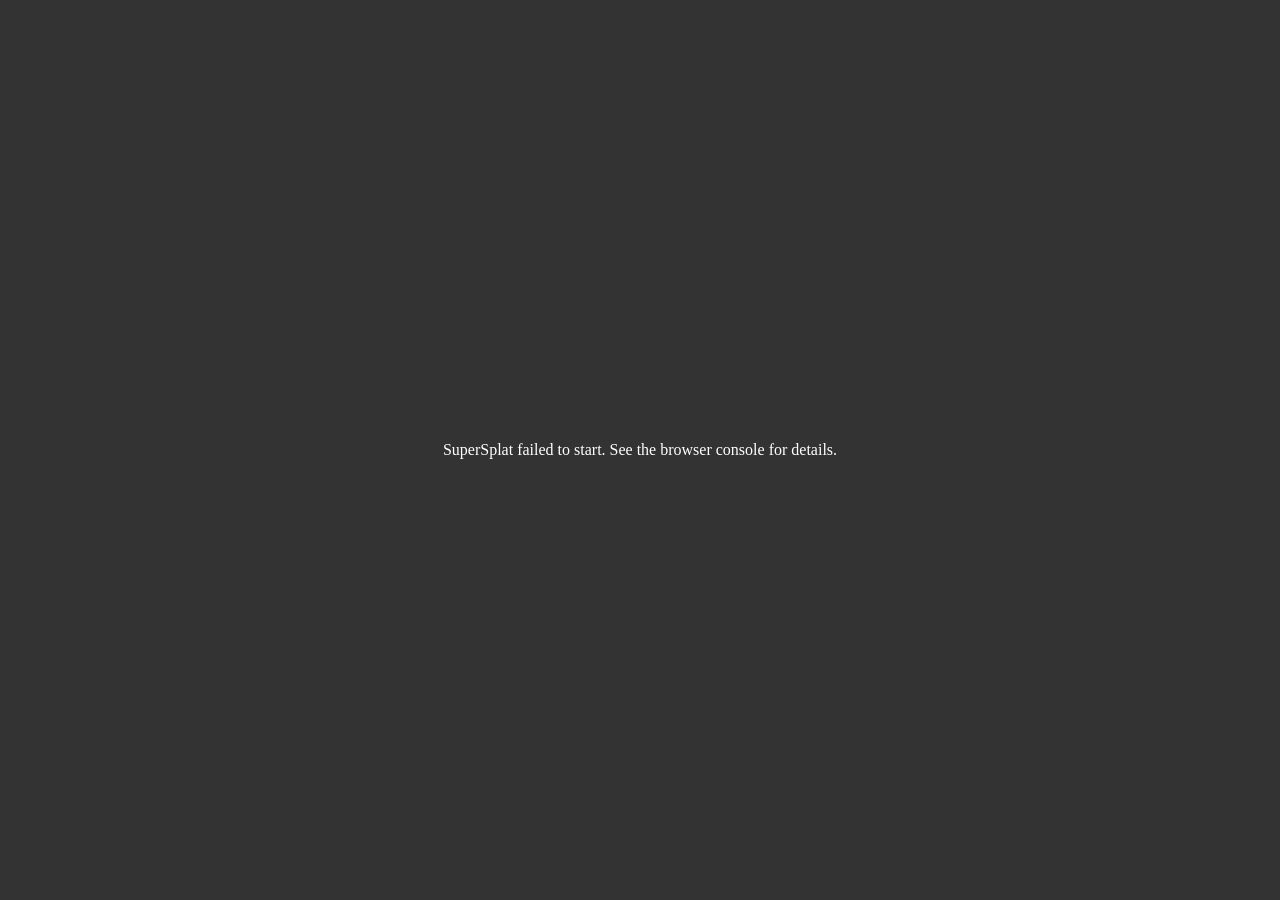
<file: panogs/apps/viewer/supersplat_dist/index.html>
<!DOCTYPE html>
<html>
    <head>
        <title>SuperSplat</title>
        <meta charset="utf-8" />
        <base href="">
        <link rel="manifest" href="./manifest.json">
        <link rel="stylesheet" href="./index.css">
        <link rel="icon" href="./static/icons/logo-192.png" type="image/png">
        <meta name="description" content="SuperSplat is an advanced browser-based editor for manipulating and optimizing 3D Gaussian Splats. It is open source and engine agnostic." />
        <meta name="viewport" content="width=device-width, user-scalable=no, minimum-scale=1.0, maximum-scale=1.0" />

        <!-- v3 removed the service worker: unregister workers and delete caches
             left behind by earlier versions, so stale clients stop serving old
             builds. Can be removed once pre-v3 clients have cycled through. -->
        <script>
            navigator.serviceWorker?.getRegistrations().then(regs => regs.forEach(reg => reg.unregister()));
            window.caches?.keys().then(keys => keys.forEach((key) => {
                if (key.startsWith('superSplat-v')) caches.delete(key);
            }));
        </script>
    </head>

    <body>
        <script type="module" src="./index.js"></script>
    </body>
</html>
</file>
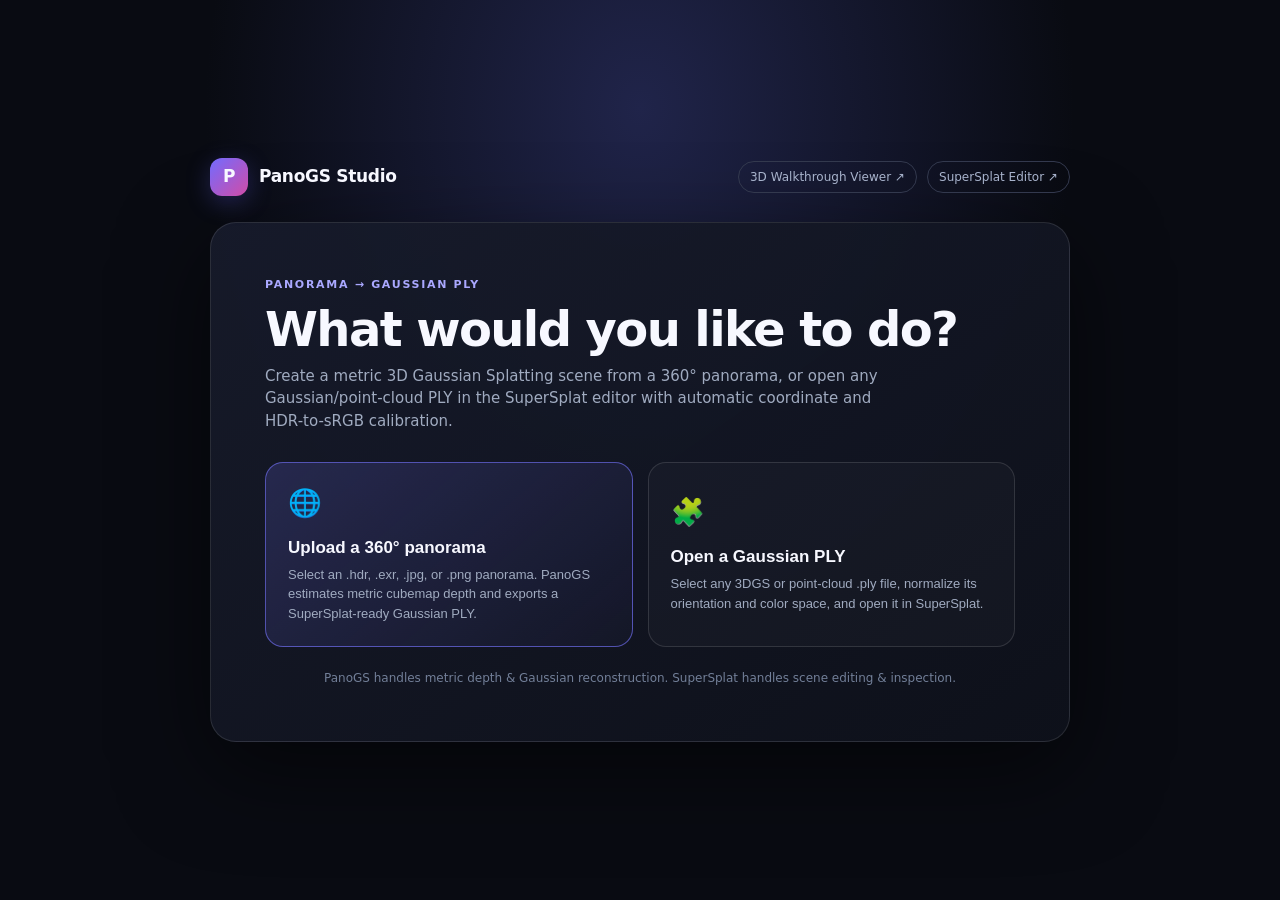
<file: panogs/apps/viewer/studio.html>
<!doctype html>
<html lang="en">
<head>
    <meta charset="utf-8">
    <meta name="viewport" content="width=device-width, initial-scale=1">
    <meta name="theme-color" content="#090b12">
    <title>PanoGS Studio</title>
    <style>
        :root { color-scheme: dark; --bg:#090b12; --muted:#a0abc0; --accent:#7775ff; --cyan:#53d3ff; }
        * { box-sizing:border-box; }
        body { min-height:100vh; margin:0; display:grid; place-items:center; padding:28px; color:#f7f8ff; background:radial-gradient(ellipse at 50% 12%,#20244a 0,transparent 48%),var(--bg); font:15px/1.5 "Segoe UI",system-ui,sans-serif; }
        main { width:min(860px,100%); }
        .brand { display:flex; align-items:center; justify-content:space-between; margin-bottom:26px; }
        .brand-name { display:flex; align-items:center; gap:11px; font-size:17px; font-weight:700; letter-spacing:-.3px; }
        .brand-icon { width:38px;height:38px;display:grid;place-items:center;border-radius:12px;background:linear-gradient(135deg,#726bff,#d14ca7);font-weight:800;box-shadow:0 6px 24px #6966ff45; }
        .header-links { display:flex; align-items:center; gap:10px; }
        .local-tag { color:#a8b3cc;border:1px solid #33394e;border-radius:999px;padding:6px 11px;font-size:12px;text-decoration:none; }
        .local-tag:hover { border-color:#7775ff; color:#fff; }
        .welcome { padding:clamp(26px,6vw,54px); border:1px solid #ffffff1c; border-radius:26px; background:linear-gradient(145deg,#171b2bf2,#0e111bf5); box-shadow:0 28px 90px #0008; }
        .eyebrow { color:#aaa8ff;text-transform:uppercase;letter-spacing:1.7px;font-size:11px;font-weight:800; }
        h1 { margin:12px 0 10px; font-size:clamp(30px,6vw,48px);line-height:1.04;letter-spacing:-1.6px; }
        .intro { max-width:620px;color:var(--muted);margin:0 0 30px;font-size:15px; }
        .actions { display:grid;grid-template-columns:1fr 1fr;gap:15px; }
        .action { min-height:185px;padding:22px;text-align:left;color:inherit;border:1px solid #ffffff20;border-radius:18px;background:#ffffff06;cursor:pointer;transition:.18s ease; }
        .action:hover:not(:disabled) { transform:translateY(-3px);border-color:#9290ff;background:#7775ff13; }
        .action.primary { border-color:#7775ff9c;background:linear-gradient(140deg,#7775ff30,#7775ff09); }
        .action:disabled { opacity:.55;cursor:wait; }
        .icon { display:block;font-size:27px;margin-bottom:19px; }
        .action strong { display:block;font-size:17px; }
        .action small { display:block;margin-top:7px;color:var(--muted);font-size:13px;line-height:1.5; }
        .footnote { margin:22px 0 0;text-align:center;color:#727f98;font-size:12px; }
        #status { display:none;margin-top:18px;padding:16px;border:1px solid #343b54;border-radius:14px;background:#0a0d16;color:#dbe4f7; }
        #status.error { border-color:#793b4a;color:#ffd0d4; }
        #status.success { border-color:#24634f;color:#c7ffe9; }
        #status-title { font-weight:650; }
        #status-detail { display:none;max-height:32vh;overflow:auto;margin:12px 0 0;padding:12px;border-radius:9px;background:#05070c;color:#c3cee1;white-space:pre-wrap;overflow-wrap:anywhere;font:12px/1.5 Consolas,monospace; }
        .progress { display:none;width:100%;height:5px;margin-top:14px;border-radius:6px;background:#252a3c;overflow:hidden; }
        .progress::after { content:"";display:block;width:35%;height:100%;border-radius:6px;background:linear-gradient(90deg,var(--accent),var(--cyan));animation:move 1.25s ease-in-out infinite alternate; }
        @keyframes move { from{transform:translateX(-5%)}to{transform:translateX(205%)} }
        .status-actions { display:flex;gap:10px;margin-top:14px;flex-wrap:wrap; }
        .status-actions a,.status-actions button { padding:9px 13px;border:1px solid #7775ff88;border-radius:9px;background:#7775ff24;color:#fff;text-decoration:none;font:inherit;font-size:13px;font-weight:650;cursor:pointer; }
        .status-actions a:hover,.status-actions button:hover { background:#7775ff40; }
        input { display:none; }
        @media(max-width:620px) { body{padding:16px}.brand{margin-bottom:16px}.welcome{padding:25px 18px}.actions{grid-template-columns:1fr;gap:10px}.action{min-height:135px;padding:17px}.icon{display:inline-block;margin:0 10px 0 0;vertical-align:middle} }
        @media(prefers-reduced-motion:reduce) { *,*::before,*::after{animation-duration:.01ms!important;transition-duration:.01ms!important} }
    </style>
</head>
<body>
<main>
    <header class="brand">
        <div class="brand-name"><span class="brand-icon">P</span><span>PanoGS Studio</span></div>
        <div class="header-links">
            <a class="local-tag" href="/viewer/">3D Walkthrough Viewer ↗</a>
            <a class="local-tag" href="/supersplat/" target="_blank" rel="noopener">SuperSplat Editor ↗</a>
        </div>
    </header>
    <section class="welcome" aria-labelledby="title">
        <div class="eyebrow">Panorama → Gaussian PLY</div>
        <h1 id="title">What would you like to do?</h1>
        <p class="intro">Create a metric 3D Gaussian Splatting scene from a 360° panorama, or open any Gaussian/point-cloud PLY in the SuperSplat editor with automatic coordinate and HDR-to-sRGB calibration.</p>
        <div class="actions">
            <button class="action primary" id="choose-hdr">
                <span class="icon">🌐</span>
                <strong>Upload a 360° panorama</strong>
                <small>Select an .hdr, .exr, .jpg, or .png panorama. PanoGS estimates metric cubemap depth and exports a SuperSplat-ready Gaussian PLY.</small>
            </button>
            <button class="action" id="choose-ply">
                <span class="icon">🧩</span>
                <strong>Open a Gaussian PLY</strong>
                <small>Select any 3DGS or point-cloud .ply file, normalize its orientation and color space, and open it in SuperSplat.</small>
            </button>
        </div>
        <p class="footnote">PanoGS handles metric depth &amp; Gaussian reconstruction. SuperSplat handles scene editing &amp; inspection.</p>
        <div id="status" role="status" aria-live="polite">
            <div id="status-title"></div>
            <div class="progress" id="progress"></div>
            <pre id="status-detail"></pre>
            <div class="status-actions" id="status-actions"></div>
        </div>
    </section>
</main>
<input id="hdr-picker" type="file" accept=".hdr,.exr,.jpg,.jpeg,.png,image/vnd.radiance,image/x-exr,image/jpeg,image/png">
<input id="ply-picker" type="file" accept=".ply,application/octet-stream">
<script>
    const $ = (id) => document.getElementById(id);
    const hdrPicker = $("hdr-picker");
    const plyPicker = $("ply-picker");
    const statusBox = $("status");
    const statusTitle = $("status-title");
    const statusDetail = $("status-detail");
    const progress = $("progress");
    const actions = $("status-actions");
    const hdrButton = $("choose-hdr");
    const plyButton = $("choose-ply");

    function setStatus(title, kind = "", detail = "", busy = false) {
        statusBox.style.display = "block";
        statusBox.className = kind;
        statusTitle.textContent = title;
        statusDetail.textContent = detail;
        statusDetail.style.display = detail ? "block" : "none";
        if (detail) statusDetail.scrollTop = statusDetail.scrollHeight;
        progress.style.display = busy ? "block" : "none";
        actions.replaceChildren();
    }

    function addAction(label, href, download = false) {
        const link = document.createElement("a");
        link.href = href;
        if (download) {
            link.download = "";
        } else {
            link.target = "_blank";
            link.rel = "noopener";
        }
        link.textContent = label;
        actions.appendChild(link);
    }

    async function readJson(response) {
        const payload = await response.json();
        if (!response.ok) throw new Error(payload.error || "Request failed (" + response.status + ").");
        return payload;
    }

    hdrButton.addEventListener("click", () => hdrPicker.click());
    plyButton.addEventListener("click", () => plyPicker.click());

    hdrPicker.addEventListener("change", async () => {
        const file = hdrPicker.files[0];
        hdrPicker.value = "";
        if (!file) return;
        if (!/\.(hdr|exr|jpe?g|png)$/i.test(file.name)) return setStatus("Choose an .hdr, .exr, .jpg, or .png panorama.", "error");
        if (file.size > 300 * 1024 * 1024) return setStatus("This file exceeds the 300 MiB upload limit.", "error");

        hdrButton.disabled = plyButton.disabled = true;
        setStatus("Uploading " + file.name + "…", "", "", true);
        try {
            const upload = await fetch("/api/reconstruct?filename=" + encodeURIComponent(file.name), {
                method: "POST", headers: { "Content-Type": "application/octet-stream" }, body: file
            });
            const jobInfo = await readJson(upload);
            let job;
            do {
                await new Promise(resolve => setTimeout(resolve, 1500));
                job = await readJson(await fetch(jobInfo.status_url, { cache: "no-store" }));
                setStatus(job.message, "", job.log || "", job.status !== "complete" && job.status !== "failed");
            } while (job.status !== "complete" && job.status !== "failed");

            if (job.status === "failed") {
                setStatus(job.message, "error", job.log || "The reconstruction process did not return a detailed log.");
                return;
            }
            const plyUrl = "/api/reconstruction/" + job.id + "/gaussian.ply";
            const editorUrl = "/supersplat/?content=" + encodeURIComponent(plyUrl);
            setStatus("Gaussian PLY created and calibrated for SuperSplat.", "success", job.log || "");
            addAction("Open result in SuperSplat ↗", editorUrl);
            if (job.viewer_url) addAction("Open in PanoGS 3D Viewer ↗", job.viewer_url);
            addAction("Download Gaussian .ply", plyUrl, true);
        } catch (error) {
            setStatus(error.message || "The panorama could not be reconstructed.", "error");
        } finally {
            hdrButton.disabled = plyButton.disabled = false;
        }
    });

    plyPicker.addEventListener("change", async () => {
        const file = plyPicker.files[0];
        plyPicker.value = "";
        if (!file) return;
        if (!file.name.toLowerCase().endsWith(".ply")) return setStatus("Choose a Gaussian .ply file.", "error");
        if (file.size > 1024 * 1024 * 1024) return setStatus("This PLY exceeds the 1 GiB upload limit.", "error");

        hdrButton.disabled = plyButton.disabled = true;
        setStatus("Preparing " + file.name + " for SuperSplat…", "", "", true);
        try {
            const response = await fetch("/api/open-ply?filename=" + encodeURIComponent(file.name), {
                method: "POST", headers: { "Content-Type": "application/octet-stream" }, body: file
            });
            const result = await readJson(response);
            setStatus(file.name + " is ready for SuperSplat.", "success");
            addAction("Open in SuperSplat ↗", result.editor_url);
            if (result.ply_url) addAction("Download SuperSplat-Ready .ply", result.ply_url, true);
        } catch (error) {
            setStatus(error.message || "Could not open this PLY in SuperSplat.", "error");
        } finally {
            hdrButton.disabled = plyButton.disabled = false;
        }
    });
</script>
</body>
</html>
</file>
<file: panogs/apps/viewer/supersplat_dist/index.css>
@charset "UTF-8";
@font-face {
  font-family: pc-icon;
  src: url("[data-uri]") format("woff");
  font-weight: normal;
  font-style: normal;
}
.font-icon, .pcui-menu-item-has-children > .pcui-menu-item-content > .pcui-label:not(.pcui-menu-item-shortcut)::after, .pcui-menu-item-content > .pcui-label:not(.pcui-menu-item-shortcut)[data-icon]::before, .pcui-treeview-item:not(.pcui-treeview-item-empty) > .pcui-treeview-item-contents::before, .pcui-treeview-item-icon::after, .pcui-select-input-create-new > .pcui-label:last-child::before, .pcui-container.pcui-select-input-list .pcui-label.pcui-selected::after, .pcui-label.pcui-select-input-disabled-value::after, .pcui-label.pcui-select-input-icon::after, .pcui-infobox[data-icon]:not(.pcui-hidden)::before, .pcui-panel.pcui-collapsible > .pcui-panel-header::before, .picker-gradient > .pcui-overlay-content > .picker-gradient-panel > .picker-gradient-footer > .pcui-panel-content > .delete-curve-button::after, .picker-gradient > .pcui-overlay-content > .picker-gradient-panel > .picker-gradient-footer > .pcui-panel-content > .paste-curve-button::after, .picker-gradient > .pcui-overlay-content > .picker-gradient-panel > .picker-gradient-footer > .pcui-panel-content > .copy-curve-button::after, .picker-gradient > .pcui-overlay-content > .picker-gradient-panel > .picker-gradient-footer > .pcui-panel-content > .pcui-button, .pcui-button[data-icon]::before, .pcui-boolean-input.pcui-boolean-input-ticked::after {
  font-family: pc-icon;
}

.font-thin {
  font-family: "Helvetica Neue", Arial, Helvetica, sans-serif;
  font-weight: 100;
  font-style: normal;
}

.font-light {
  font-family: "Helvetica Neue", Arial, Helvetica, sans-serif;
  font-weight: 200;
  font-style: normal;
}

.font-regular, .pcui-element {
  font-family: "Helvetica Neue", Arial, Helvetica, sans-serif;
  font-weight: normal;
  font-style: normal;
}

.font-bold {
  font-family: "Helvetica Neue", Arial, Helvetica, sans-serif;
  font-weight: bold;
  font-style: normal;
}

.fixed-font, .pcui-select-input-tag > .pcui-label, .pcui-container.pcui-select-input-list .pcui-label, .pcui-select-input-value, .pcui-label.pcui-multiple-values::before, .pcui-text-area-input > textarea, .pcui-input-element.pcui-multiple-values::before, .pcui-input-element > input {
  font-family: inconsolatamedium, Monaco, Menlo, "Ubuntu Mono", Consolas, source-code-pro, monospace;
  font-weight: normal;
  font-size: 12px;
}

/* Apply scrollbar styles globally */
* {
  /* Webkit-based browsers */
}
*::-webkit-scrollbar {
  width: 8px;
  height: 8px;
}
*::-webkit-scrollbar-track {
  background: #202020;
}
*::-webkit-scrollbar-thumb {
  background: rgba(170, 170, 170, 0.5);
}
*::-webkit-scrollbar-thumb:hover {
  background: #f60;
}
*::-webkit-scrollbar-corner {
  background: #282828;
}
* {
  /* Standardized Properties */
}
@supports not selector(::-webkit-scrollbar) {
  * {
    /* Firefox */
    scrollbar-width: thin;
    scrollbar-color: rgba(170, 170, 170, 0.5) #202020;
  }
}

.pcui-no-select, .pcui-treeview, .pcui-overlay-inner, .picker-color > .pcui-overlay-content > .pick-opacity, .picker-color > .pcui-overlay-content > .pick-hue, .picker-color > .pcui-overlay-content > .pick-rect, .pcui-color-input, .pcui-canvas, .pcui-button, .pcui-label.pcui-selectable:hover, .pcui-slider {
  -webkit-touch-callout: none;
  -webkit-user-select: none;
     -moz-user-select: none;
          user-select: none;
}

.pcui-flex, .pcui-gridview-radio-container, .pcui-gridview-item, .pcui-gridview-vertical, .pcui-gridview, .pcui-label-group, .pcui-select-input-container-value, .pcui-select-input, .pcui-overlay, .pcui-panel-header > .pcui-panel-sortable-icon, .pcui-vector-input {
  flex-direction: column;
}
.pcui-flex:not(.pcui-hidden), .pcui-gridview-radio-container:not(.pcui-hidden), .pcui-gridview-item:not(.pcui-hidden), .pcui-gridview-vertical:not(.pcui-hidden), .pcui-gridview:not(.pcui-hidden), .pcui-label-group:not(.pcui-hidden), .pcui-select-input-container-value:not(.pcui-hidden), .pcui-select-input:not(.pcui-hidden), .pcui-overlay:not(.pcui-hidden), .pcui-panel-header > .pcui-panel-sortable-icon:not(.pcui-hidden), .pcui-vector-input:not(.pcui-hidden) {
  display: flex;
}

.pcui-grid {
  display: grid;
}

.pcui-scrollable {
  overflow: auto;
}

@keyframes pcui-flash-animation {
  from {
    outline-color: #f60;
  }
  to {
    outline-color: rgba(255, 102, 0, 0);
  }
}
.pcui-element {
  border: 0 solid #aaa;
}
.pcui-element.flash {
  outline: 1px solid #f60;
  animation: pcui-flash-animation 200ms ease-in-out forwards;
}
.pcui-element:focus {
  outline: none;
}
.pcui-element::-moz-focus-inner {
  border: 0;
}

.pcui-element.pcui-hidden {
  display: none;
}

.pcui-input-element {
  display: inline-block;
  border: 1px solid #202020;
  border-radius: 2px;
  box-sizing: border-box;
  margin: 6px;
  min-height: 24px;
  height: 24px;
  background-color: #282828;
  vertical-align: top;
  transition: color 100ms, background-color 100ms, box-shadow 100ms;
  position: relative;
  color: #aaa;
}
.pcui-input-element > input {
  height: 100%;
  width: calc(100% - 16px);
  padding: 0 6px;
  line-height: 1;
  color: inherit;
  background: transparent;
  border: none;
  outline: none;
  box-shadow: none;
}
.pcui-input-element::before {
  color: inherit;
}

.pcui-input-element.pcui-multiple-values::before {
  position: absolute;
  padding: 0 8px;
  content: "...";
  white-space: nowrap;
  top: 5px;
  font-size: 12px;
}

.pcui-input-element:not(.pcui-disabled, .pcui-readonly):hover {
  background-color: #202020;
  color: #fff;
}
.pcui-input-element:not(.pcui-disabled, .pcui-readonly):not(.pcui-error):hover {
  box-shadow: 0 0 2px 1px rgba(255, 102, 0, 0.3);
}
.pcui-input-element:not(.pcui-disabled, .pcui-readonly).pcui-focus {
  background-color: #202020;
  box-shadow: 0 0 0 1px rgba(255, 102, 0, 0.3);
}

.pcui-input-element.pcui-focus::after, .pcui-input-element.pcui-focus::before, .pcui-input-element:hover::after, .pcui-input-element:hover::before {
  display: none;
}

.pcui-input-element.pcui-readonly {
  background-color: rgba(40, 40, 40, 0.7);
  border-color: transparent;
}

.pcui-input-element.pcui-disabled {
  color: rgba(170, 170, 170, 0.5);
}

.pcui-input-element.pcui-error {
  color: #aaa;
  box-shadow: 0 0 0 1px #d34141;
}

.pcui-input-element[placeholder] {
  position: relative;
}
.pcui-input-element[placeholder]::after {
  content: attr(placeholder);
  background-color: #282828;
  position: absolute;
  top: 0;
  right: 0;
  padding: 0 8px;
  line-height: 22px;
  font-size: 10px;
  font-weight: 600;
  white-space: nowrap;
  color: #829193;
  pointer-events: none;
}

.pcui-text-area-input {
  min-height: 48px;
  height: auto;
}
.pcui-text-area-input > textarea {
  resize: none;
  height: 100%;
  width: calc(100% - 16px);
  padding: 0 8px;
  line-height: 22px;
  color: inherit;
  background: transparent;
  border: none;
  outline: none;
  box-shadow: none;
  min-height: 44px;
  min-width: 172px;
}

.pcui-text-area-input.pcui-text-area-input-resizable-none > textarea {
  resize: none;
}

.pcui-text-area-input.pcui-text-area-input-resizable-both > textarea {
  resize: both;
}

.pcui-text-area-input.pcui-text-area-input-resizable-horizontal > textarea {
  resize: horizontal;
}

.pcui-text-area-input.pcui-text-area-input-resizable-vertical > textarea {
  resize: vertical;
}

.pcui-numeric-input-slider-control {
  display: none;
  position: absolute;
  width: 10px;
  height: 10px;
  right: 3px;
  border: 2px solid #202020;
  background-color: #202020;
  border-radius: 100px;
  z-index: 9999;
  transform: translateY(-50%);
  top: 50%;
  cursor: ew-resize;
}

.pcui-numeric-input-slider-control::after {
  content: "\e408";
  font-size: 15px;
  font-family: pc-icon;
  position: absolute;
  left: -5px;
  top: -5px;
  transform: rotateZ(90deg);
}

.pcui-numeric-input-slider-control:hover {
  opacity: 0.5;
  color: #aaa;
}

.pcui-numeric-input-slider-control-active {
  opacity: 1 !important;
  color: #7f7 !important;
}

.pcui-numeric-input-slider-control-hidden {
  display: none !important;
}

.pcui-numeric-input:hover .pcui-numeric-input-slider-control {
  display: block;
}

.pcui-numeric-input.pcui-disabled:hover .pcui-numeric-input-slider-control {
  display: none;
}

.pcui-numeric-input.pcui-disabled .pcui-numeric-input-slider-control,
.pcui-numeric-input.pcui-readonly .pcui-numeric-input-slider-control {
  display: none;
}

.pcui-slider {
  display: inline-flex;
  height: 24px;
  margin: 6px;
  align-items: center;
  touch-action: none;
}
.pcui-slider > .pcui-numeric-input {
  flex: 1;
  margin-left: 0;
}

.pcui-slider-container {
  flex: 3;
}

.pcui-slider-bar {
  position: relative;
  width: calc(100% - 18px);
  height: 4px;
  margin: 9px 8px;
  background-color: #282828;
  border: 1px solid #202020;
}

.pcui-slider-handle {
  position: absolute;
  top: -7px;
  left: 0;
  margin-left: -9px;
  width: 8px;
  height: 16px;
  background-color: rgba(170, 170, 170, 0.5);
  border: 1px solid #202020;
  transition: left 100ms ease;
}
.pcui-slider-handle:hover, .pcui-slider-handle:focus {
  outline: none;
}

.pcui-slider-active .pcui-slider-bar {
  border-color: #202020;
  background-color: #202020;
}
.pcui-slider-active .pcui-slider-handle {
  border-color: #202020;
  background-color: #fff;
  transition: none;
}

.pcui-slider:not(.pcui-disabled, .pcui-readonly) .pcui-slider-handle:focus, .pcui-slider:not(.pcui-disabled, .pcui-readonly) .pcui-slider-handle:hover {
  cursor: ew-resize;
  outline: none;
  border-color: #202020;
  background-color: #fff;
}

.pcui-slider {
  cursor: pointer;
}
.pcui-slider.pcui-slider-active {
  cursor: ew-resize;
}

.pcui-slider.pcui-readonly .pcui-numeric-input {
  flex: 1;
}
.pcui-slider.pcui-readonly .pcui-slider-bar {
  display: none;
}

.pcui-slider.pcui-multiple-values .pcui-slider-handle {
  display: none;
}

.pcui-vector-input {
  flex-direction: row;
  align-items: center;
  gap: 6px;
}
.pcui-vector-input > .pcui-numeric-input {
  flex: 1;
  margin: 6px 0;
}

.pcui-boolean-input {
  display: inline-block;
  position: relative;
  box-sizing: border-box;
  background-color: #282828;
  color: #fff;
  width: 14px;
  height: 14px;
  line-height: 1;
  overflow: hidden;
  margin: 6px;
  transition: opacity 100ms, background-color 100ms, box-shadow 100ms;
}
.pcui-boolean-input:focus {
  outline: none;
}

.pcui-boolean-input.pcui-boolean-input-ticked {
  background-color: #aaa;
}
.pcui-boolean-input.pcui-boolean-input-ticked::after {
  content: "\e372";
  color: #202020;
  background-color: inherit;
  font-size: 19px;
  display: block;
  margin-top: -2px;
  margin-left: -2px;
}

.pcui-boolean-input:not(.pcui-disabled, .pcui-readonly):hover, .pcui-boolean-input:not(.pcui-disabled, .pcui-readonly):focus {
  cursor: pointer;
  background-color: #202020;
  box-shadow: 0 0 2px 1px rgba(255, 102, 0, 0.3);
}
.pcui-boolean-input:not(.pcui-disabled, .pcui-readonly).pcui-boolean-input-ticked:hover, .pcui-boolean-input:not(.pcui-disabled, .pcui-readonly).pcui-boolean-input-ticked:focus {
  background-color: #aaa;
}

.pcui-boolean-input.pcui-disabled {
  opacity: 0.4;
}

.pcui-boolean-input.pcui-multiple-values::after {
  position: absolute;
  font-size: 17px;
  font-weight: bold;
  color: #aaa;
  left: 4px;
  top: -3px;
  content: "-";
}

.pcui-boolean-input-toggle {
  display: inline-block;
  position: relative;
  width: 30px;
  height: 16px;
  border-radius: 8px;
  flex-shrink: 0;
  border: 1px solid #202020;
  box-sizing: border-box;
  background-color: #333;
  color: #fff;
  line-height: 1;
  overflow: hidden;
  margin: 6px;
  transition: opacity 100ms, background-color 100ms, box-shadow 100ms;
}
.pcui-boolean-input-toggle:focus {
  outline: none;
}
.pcui-boolean-input-toggle::after {
  content: " ";
  position: absolute;
  top: 1px;
  left: 1px;
  width: 12px;
  height: 12px;
  border-radius: 6px;
  background-color: rgba(170, 170, 170, 0.5);
  transition: left 100ms ease, background-color 100ms ease;
}

.pcui-boolean-input-toggle.pcui-boolean-input-ticked {
  border-color: #202020;
}
.pcui-boolean-input-toggle.pcui-boolean-input-ticked::after {
  left: 15px;
  background-color: rgba(51.6666666667%, 91.6666666667%, 51.6666666667%, 0.75);
}

.pcui-boolean-input-toggle:not(.pcui-disabled, .pcui-readonly):hover, .pcui-boolean-input-toggle:not(.pcui-disabled, .pcui-readonly):focus {
  cursor: pointer;
  border-color: #202020;
  background-color: #202020;
  box-shadow: 0 0 2px 1px rgba(255, 102, 0, 0.3);
}
.pcui-boolean-input-toggle:not(.pcui-disabled, .pcui-readonly):hover::after, .pcui-boolean-input-toggle:not(.pcui-disabled, .pcui-readonly):focus::after {
  background-color: #d34141;
}
.pcui-boolean-input-toggle:not(.pcui-disabled, .pcui-readonly).pcui-boolean-input-ticked:hover, .pcui-boolean-input-toggle:not(.pcui-disabled, .pcui-readonly).pcui-boolean-input-ticked:focus {
  border-color: #202020;
  background-color: #202020;
}
.pcui-boolean-input-toggle:not(.pcui-disabled, .pcui-readonly).pcui-boolean-input-ticked::after {
  background-color: #7f7;
}

.pcui-boolean-input-toggle.pcui-readonly {
  opacity: 0.7;
}

.pcui-boolean-input-toggle.pcui-disabled {
  opacity: 0.4;
}

.pcui-boolean-input-toggle.pcui-multiple-values::after {
  left: 8px;
  background-color: rgba(170, 170, 170, 0.25);
}

.pcui-label {
  display: inline-block;
  box-sizing: border-box;
  margin: 6px;
  vertical-align: middle;
  transition: opacity 100ms;
  color: #aaa;
  white-space: nowrap;
  overflow: hidden;
  text-overflow: ellipsis;
  -webkit-user-select: none;
     -moz-user-select: none;
          user-select: none;
}

.pcui-label.pcui-default-mousedown {
  -webkit-user-select: initial;
     -moz-user-select: initial;
          user-select: initial;
}

.pcui-label.pcui-multiple-values {
  position: relative;
  color: transparent;
}
.pcui-label.pcui-multiple-values::before {
  content: "...";
  color: #aaa;
  white-space: nowrap;
  font-size: 12px;
}

.pcui-label.pcui-error {
  color: #d34141;
}

.pcui-label.pcui-selectable:hover {
  color: #f60;
  text-decoration: underline;
}

.pcui-label[placeholder] {
  position: relative;
}
.pcui-label[placeholder]::after {
  content: attr(placeholder);
  position: absolute;
  top: 0;
  right: 0;
  padding: 0 8px;
  color: #999;
  pointer-events: none;
}

.pcui-button {
  display: inline-block;
  border: 1px solid #202020;
  border-radius: 2px;
  box-sizing: border-box;
  background-color: #282828;
  color: #aaa;
  padding: 0 8px;
  margin: 6px;
  height: 28px;
  line-height: 28px;
  max-height: 100%;
  vertical-align: middle;
  font-size: 12px;
  font-weight: 600;
  text-align: center;
  white-space: nowrap;
  cursor: pointer;
  transition: color 100ms, opacity 100ms, box-shadow 100ms;
  overflow: hidden;
  text-overflow: ellipsis;
}

.pcui-button[data-icon]::before {
  content: attr(data-icon);
  font-weight: 100;
  font-size: inherit;
  margin-right: 6px;
  vertical-align: middle;
}
.pcui-button[data-icon]:empty::before {
  margin-right: 0;
}

.pcui-button:not(.pcui-disabled, .pcui-readonly):hover, .pcui-button:not(.pcui-disabled, .pcui-readonly):focus {
  color: #fff;
  background-color: #282828;
  box-shadow: 0 0 2px 1px rgba(255, 102, 0, 0.3);
}
.pcui-button:not(.pcui-disabled, .pcui-readonly):active {
  background-color: #202020;
  box-shadow: none;
}

.pcui-button.pcui-readonly {
  opacity: 0.7;
  cursor: default;
}

.pcui-button.pcui-disabled {
  opacity: 0.4;
  cursor: default;
}

.pcui-button.pcui-small {
  height: 24px;
  line-height: 24px;
  font-size: 10px;
}

.pcui-code {
  background: #20292b;
  overflow: auto;
}
.pcui-code .pcui-code-inner {
  color: #f60;
  font-family: inconsolatamedium, Monaco, Menlo, "Ubuntu Mono", Consolas, source-code-pro, monospace;
  font-weight: normal;
  font-size: 10px;
  white-space: pre;
}

.pcui-container {
  position: relative;
  min-width: 0;
  min-height: 0;
}

.pcui-container.pcui-resizable > .pcui-resizable-handle {
  position: absolute;
  z-index: 1;
  opacity: 0;
  background-color: transparent;
  touch-action: none;
}
.pcui-container.pcui-resizable > .pcui-resizable-handle:hover {
  opacity: 1;
}
.pcui-container.pcui-resizable.pcui-resizable-resizing > .pcui-resizable-handle {
  opacity: 1;
}
.pcui-container.pcui-resizable.pcui-resizable-left > .pcui-resizable-handle, .pcui-container.pcui-resizable.pcui-resizable-right > .pcui-resizable-handle {
  top: 0;
  bottom: 0;
  width: 1px;
  height: auto;
  cursor: ew-resize;
}
.pcui-container.pcui-resizable.pcui-resizable-left > .pcui-resizable-handle {
  left: 0;
  border-left: 3px solid #202020;
}
.pcui-container.pcui-resizable.pcui-resizable-right > .pcui-resizable-handle {
  right: 0;
  border-right: 3px solid #202020;
}
.pcui-container.pcui-resizable.pcui-resizable-top > .pcui-resizable-handle, .pcui-container.pcui-resizable.pcui-resizable-bottom > .pcui-resizable-handle {
  left: 0;
  right: 0;
  width: auto;
  height: 1px;
  cursor: ns-resize;
}
.pcui-container.pcui-resizable.pcui-resizable-top > .pcui-resizable-handle {
  top: 0;
  border-top: 3px solid #202020;
}
.pcui-container.pcui-resizable.pcui-resizable-bottom > .pcui-resizable-handle {
  bottom: 0;
  border-bottom: 3px solid #202020;
}

.pcui-container-dragged {
  outline: 2px solid #fff;
  box-sizing: border-box;
  opacity: 0.7;
  z-index: 1;
}

.pcui-container-dragged-child {
  outline: 1px dotted #f60;
  box-sizing: border-box;
}

.pcui-color-input {
  position: relative;
  display: inline-block;
  box-sizing: border-box;
  width: 44px;
  height: 24px;
  margin: 6px;
  vertical-align: top;
  cursor: pointer;
  transition: opacity 100ms;
}
.pcui-color-input > .pcui-overlay-clickable {
  position: fixed;
}
.pcui-color-input > div {
  position: absolute;
  inset: 0;
}
.pcui-color-input::after {
  content: " ";
  position: absolute;
  bottom: 0;
  right: 0;
  width: 0;
  height: 0;
  background-color: transparent;
  border-bottom: 16px solid #202020;
  border-left: 16px solid transparent;
}

.picker-color.c-1 > .pcui-overlay-content > .pick-opacity {
  display: block;
}
.picker-color.c-1 > .pcui-overlay-content > .fields > .field-r {
  display: block;
}
.picker-color.c-2 > .pcui-overlay-content > .fields > .field-hex {
  display: block;
}
.picker-color.c-3 > .pcui-overlay-content {
  width: 298px;
}
.picker-color.c-3 > .pcui-overlay-content > .pick-rect {
  display: block;
}
.picker-color.c-3 > .pcui-overlay-content > .pick-hue {
  display: block;
}
.picker-color.c-3 > .pcui-overlay-content > .pick-opacity {
  display: none;
}
.picker-color.c-3 > .pcui-overlay-content > .fields > .field-g,
.picker-color.c-3 > .pcui-overlay-content > .fields > .field-b {
  display: block;
}
.picker-color.c-4 > .pcui-overlay-content {
  width: 320px;
}
.picker-color.c-4 > .pcui-overlay-content > .pick-opacity {
  display: block;
}
.picker-color.c-4 > .pcui-overlay-content > .fields > .field-a {
  display: block;
}
.picker-color > .pcui-overlay-content {
  border: 1px solid #000;
  width: 320px;
  height: 162px;
  white-space: nowrap;
  transition: none;
}
.picker-color > .pcui-overlay-content > .pick-rect {
  position: relative;
  display: none;
  float: left;
  width: 146px;
  height: 146px;
  border: 1px solid #000;
  box-sizing: border-box;
  margin: 8px 0 8px 8px;
  background-color: #f00;
  touch-action: none;
  cursor: crosshair;
}
.picker-color > .pcui-overlay-content > .pick-rect > .white {
  position: absolute;
  width: 144px;
  height: 144px;
  top: 0;
  left: 0;
  background: linear-gradient(to right, rgb(255, 255, 255) 0%, rgba(255, 255, 255, 0.01) 100%);
}
.picker-color > .pcui-overlay-content > .pick-rect > .black {
  position: absolute;
  width: 144px;
  height: 144px;
  top: 0;
  left: 0;
  background: linear-gradient(to bottom, rgba(0, 0, 0, 0.01) 0%, rgb(0, 0, 0) 100%);
}
.picker-color > .pcui-overlay-content > .pick-rect > .handle {
  position: absolute;
  top: 0;
  left: 0;
  width: 12px;
  height: 12px;
  margin: -7px 0 0 -7px;
  border: 1px solid #000;
  outline: 1px solid #fff;
}
.picker-color > .pcui-overlay-content > .pick-hue {
  position: relative;
  display: none;
  float: left;
  width: 14px;
  height: 146px;
  margin: 8px 0 8px 8px;
  border: 1px solid #000;
  box-sizing: border-box;
  touch-action: none;
  cursor: crosshair;
  background: #000;
  background: linear-gradient(to bottom, rgb(255, 0, 0) 0%, rgb(255, 255, 0) 16.67%, rgb(0, 255, 0) 33.33%, rgb(0, 255, 255) 50%, rgb(0, 0, 255) 66.67%, rgb(255, 0, 255) 83.33%, rgb(255, 0, 0) 100%);
}
.picker-color > .pcui-overlay-content > .pick-hue > .handle {
  position: absolute;
  top: 0;
  left: -3px;
  width: 16px;
  height: 4px;
  margin: -3px 0 0;
  border: 1px solid #000;
  outline: 1px solid #fff;
}
.picker-color > .pcui-overlay-content > .pick-opacity {
  position: relative;
  display: none;
  float: left;
  width: 12px;
  height: 144px;
  margin: 8px 0 8px 8px;
  border: 1px solid #000;
  touch-action: none;
  cursor: crosshair;
  background: #000;
  background: linear-gradient(to bottom, #fff 0%, #000 100%);
}
.picker-color > .pcui-overlay-content > .pick-opacity > .handle {
  position: absolute;
  top: 0;
  left: -3px;
  width: 16px;
  height: 4px;
  margin: -3px 0 0;
  border: 1px solid #000;
  outline: 1px solid #fff;
}
.picker-color > .pcui-overlay-content > .fields {
  float: left;
  width: 106px;
  height: 154px;
  margin: 0 0 0 8px;
  padding: 4px;
}
.picker-color > .pcui-overlay-content > .fields > .field {
  display: none;
  width: 100px;
}

.pcui-color-input.pcui-multiple-values > div {
  display: none;
}

.pcui-color-input.pcui-readonly {
  cursor: default;
}
.pcui-color-input.pcui-readonly::after {
  display: none;
}

.pcui-color-input.pcui-disabled {
  opacity: 0.4;
  cursor: default;
}

.pcui-color-input:not(.pcui-disabled, .pcui-readonly):hover, .pcui-color-input:not(.pcui-disabled, .pcui-readonly):focus {
  box-shadow: 0 0 2px 1px rgba(255, 102, 0, 0.3);
}
.pcui-color-input:not(.pcui-disabled, .pcui-readonly):hover::after, .pcui-color-input:not(.pcui-disabled, .pcui-readonly):focus::after {
  border-bottom-color: #202020;
}
.pcui-color-input:not(.pcui-disabled, .pcui-readonly):active {
  box-shadow: 0 0 0 1px rgba(255, 102, 0, 0.3);
}

.pcui-gradient {
  display: inline-block;
  flex: 1;
  height: 24px;
  box-sizing: border-box;
  margin: 6px;
  transition: opacity 100ms, box-shadow 100ms;
  border: 1px solid #202020;
  background-color: #282828;
}
.pcui-gradient > .pcui-canvas {
  width: 100%;
  height: 100%;
  background-color: transparent;
}

.pcui-gradient.pcui-disabled,
.pcui-gradient.pcui-multiple-values {
  opacity: 0.4;
}

.pcui-gradient:not(.pcui-disabled, .pcui-readonly, .pcui-multiple-values):hover, .pcui-gradient:not(.pcui-disabled, .pcui-readonly, .pcui-multiple-values):focus {
  cursor: pointer;
  box-shadow: 0 0 2px 1px rgba(255, 102, 0, 0.3);
}
.pcui-gradient:not(.pcui-disabled, .pcui-readonly, .pcui-multiple-values):active {
  box-shadow: 0 0 0 1px rgba(255, 102, 0, 0.3);
}

.picker-gradient > .pcui-overlay-content {
  width: 343px;
  height: 262px;
}
.picker-gradient > .pcui-overlay-content > .picker-gradient-panel {
  height: 100%;
  font-size: 11px;
}
.picker-gradient > .pcui-overlay-content > .picker-gradient-panel > .show-selected-position {
  position: absolute;
  width: 18px;
  min-height: 17px !important;
  height: 17px !important;
  top: 14px;
  margin-top: 0;
  margin-bottom: 0;
  display: flex;
  align-items: center;
  text-align: center;
  color: #9ba1a3;
  background-color: #2c393c;
  border-radius: 2px;
  justify-content: center;
}
.picker-gradient > .pcui-overlay-content > .picker-gradient-panel > .show-selected-position > .show-selected-position-input {
  width: inherit;
  text-align: center;
  justify-content: center;
  font-style: normal;
  font-weight: 400;
  font-size: 12px;
  line-height: 22px;
}
.picker-gradient > .pcui-overlay-content > .picker-gradient-panel > .anchor-crosshair {
  position: absolute;
  top: 41.5px;
  pointer-events: none;
  background: none;
}
.picker-gradient > .pcui-overlay-content > .picker-gradient-panel > .anchor-crosshair > .crosshair-bar {
  background: #293538;
  width: 1px;
  height: 29px;
  position: absolute;
  top: -34px;
  left: 8px;
}
.picker-gradient > .pcui-overlay-content > .picker-gradient-panel > .anchor-crosshair > .show-crosshair-position {
  font-style: normal;
  font-weight: 400;
  font-size: 12px;
  font-family: inconsolatamedium, Monaco, Menlo, "Ubuntu Mono", Consolas, source-code-pro, monospace;
  line-height: 22px;
  position: absolute;
  width: 18px;
  min-height: 17px !important;
  height: 17px !important;
  top: 14px;
  margin-top: 0;
  margin-bottom: 0;
  display: flex;
  align-items: center;
  text-align: center;
  color: #9ba1a3;
  background-color: #2c393c;
  border-radius: 2px;
  justify-content: center;
}
.picker-gradient > .pcui-overlay-content > .picker-gradient-panel > .picker-gradient-gradient {
  width: 321px;
  height: 28px;
  display: block;
  padding: 8px 10px 0 11px;
  background-color: #2c393c;
}
.picker-gradient > .pcui-overlay-content > .picker-gradient-panel > .picker-gradient-gradient .crosshair-active {
  cursor: none;
}
.picker-gradient > .pcui-overlay-content > .picker-gradient-panel > .picker-gradient-anchors {
  width: 320px;
  height: 28px;
  display: block;
  padding: 0 10px 0 11px;
  background-color: #2c393c;
}
.picker-gradient > .pcui-overlay-content > .picker-gradient-panel > .picker-gradient-footer {
  padding: 5px;
}
.picker-gradient > .pcui-overlay-content > .picker-gradient-panel > .picker-gradient-footer > .pcui-panel-header {
  display: none;
}
.picker-gradient > .pcui-overlay-content > .picker-gradient-panel > .picker-gradient-footer > .pcui-panel-content {
  display: flex;
}
.picker-gradient > .pcui-overlay-content > .picker-gradient-panel > .picker-gradient-footer > .pcui-panel-content > .pcui-label {
  align-self: center;
  font-family: inherit;
  font-style: normal;
  font-weight: 600;
  font-size: 12px;
  line-height: 19px;
  align-content: center;
  height: 20px;
}
.picker-gradient > .pcui-overlay-content > .picker-gradient-panel > .picker-gradient-footer > .pcui-panel-content > .pcui-select-input {
  align-self: center;
  width: 162px;
  height: 22px;
}
.picker-gradient > .pcui-overlay-content > .picker-gradient-panel > .picker-gradient-footer > .pcui-panel-content > .pcui-numeric-input {
  align-self: center;
}
.picker-gradient > .pcui-overlay-content > .picker-gradient-panel > .picker-gradient-footer > .pcui-panel-content > .pcui-button {
  width: 22px;
  height: 22px;
  vertical-align: bottom;
  margin: 0;
  margin-right: 8px;
  margin-top: 6px;
}
.picker-gradient > .pcui-overlay-content > .picker-gradient-panel > .picker-gradient-footer > .pcui-panel-content > .copy-curve-button {
  border-color: #2c393c;
}
.picker-gradient > .pcui-overlay-content > .picker-gradient-panel > .picker-gradient-footer > .pcui-panel-content > .copy-curve-button::after {
  content: "\e351";
  position: absolute;
  top: 4px;
  left: 218px;
  font-size: 15px;
  text-align: center;
}
.picker-gradient > .pcui-overlay-content > .picker-gradient-panel > .picker-gradient-footer > .pcui-panel-content > .paste-curve-button {
  border-color: #2c393c;
}
.picker-gradient > .pcui-overlay-content > .picker-gradient-panel > .picker-gradient-footer > .pcui-panel-content > .paste-curve-button::after {
  content: "\e348";
  position: absolute;
  top: 4px;
  left: 248px;
  font-size: 15px;
  text-align: center;
}
.picker-gradient > .pcui-overlay-content > .picker-gradient-panel > .picker-gradient-footer > .pcui-panel-content > .delete-curve-button {
  border-color: #2c393c;
}
.picker-gradient > .pcui-overlay-content > .picker-gradient-panel > .picker-gradient-footer > .pcui-panel-content > .delete-curve-button::after {
  content: "\e125";
  position: absolute;
  top: 4px;
  left: 278px;
  font-size: 15px;
  text-align: center;
}
.picker-gradient > .pcui-overlay-content > .picker-gradient-panel > .color-panel {
  height: 156px;
}
.picker-gradient > .pcui-overlay-content > .picker-gradient-panel > .color-panel > .pcui-panel-header {
  display: none;
}
.picker-gradient > .pcui-overlay-content > .picker-gradient-panel > .color-panel > .pcui-panel-content > .color-rect {
  margin: 5px 10px 10px;
  width: 140px;
  height: 140px;
  cursor: crosshair;
  position: relative;
  float: left;
  border-width: 1px;
}
.picker-gradient > .pcui-overlay-content > .picker-gradient-panel > .color-panel > .pcui-panel-content > .color-handle {
  position: absolute;
  width: 14px;
  height: 14px;
  border: 1px solid #000;
  outline: 1px solid #fff;
  pointer-events: none;
}
.picker-gradient > .pcui-overlay-content > .picker-gradient-panel > .color-panel > .pcui-panel-content > .hue-rect,
.picker-gradient > .pcui-overlay-content > .picker-gradient-panel > .color-panel > .pcui-panel-content > .alpha-rect {
  margin: 5px 10px 10px 0;
  width: 20px;
  height: 140px;
  cursor: crosshair;
  border-width: 1px;
}
.picker-gradient > .pcui-overlay-content > .picker-gradient-panel > .color-panel > .pcui-panel-content > .hue-handle,
.picker-gradient > .pcui-overlay-content > .picker-gradient-panel > .color-panel > .pcui-panel-content > .alpha-handle {
  position: absolute;
  width: 20px;
  height: 4px;
  border: 1px solid rgb(92, 82, 79);
  outline: 1px solid #fff;
  pointer-events: none;
}
.picker-gradient > .pcui-overlay-content > .picker-gradient-panel > .color-panel > .pcui-panel-content > .fields {
  display: inline-block;
  margin: 3px 0 0;
  width: 112px;
  height: 145px;
  vertical-align: top;
}
.picker-gradient > .pcui-overlay-content > .picker-gradient-panel > .color-panel > .pcui-panel-content > .fields > .pcui-numeric-input {
  margin: 2px 0;
  width: 108px;
}
.picker-gradient > .pcui-overlay-content > .picker-gradient-panel > .color-panel > .pcui-panel-content > .fields > .pcui-text-input {
  margin: 2px 0;
  min-height: 22px;
  min-width: 111px;
}

.pcui-panel {
  background-color: #333;
}

.pcui-panel-header {
  background-color: #202020;
  color: #fff;
  font-size: 12px;
  white-space: nowrap;
  padding-left: 10px;
  flex-shrink: 0;
  align-items: center;
}

.pcui-panel-header-title {
  overflow: hidden;
  text-overflow: ellipsis;
  flex: 1;
  color: inherit;
  font-size: inherit;
  white-space: inherit;
  margin: 0 auto 0 0;
}

.pcui-panel-content {
  flex: 1;
}

.pcui-panel.pcui-collapsible {
  transition: height 100ms, width 100ms;
}
.pcui-panel.pcui-collapsible > .pcui-panel-header {
  cursor: pointer;
}
.pcui-panel.pcui-collapsible > .pcui-panel-header::before {
  content: "\e179";
  font-size: 14px;
  margin-right: 10px;
  text-align: center;
  color: #f60;
}
.pcui-panel.pcui-collapsible > .pcui-panel-header:hover {
  color: #fff;
}
.pcui-panel.pcui-collapsible > .pcui-panel-header:hover::before {
  color: #fff;
}
.pcui-panel.pcui-collapsible.pcui-panel-normal > .pcui-panel-header::before {
  content: "\e183";
  font-weight: 200;
}
.pcui-panel.pcui-collapsible > .pcui-panel-content {
  transition: visibility 100ms;
}
.pcui-panel.pcui-collapsible.pcui-collapsed {
  overflow: hidden;
}
.pcui-panel.pcui-collapsible.pcui-collapsed > .pcui-panel-content {
  visibility: hidden;
}
.pcui-panel.pcui-collapsible.pcui-collapsed > .pcui-panel-header::before {
  content: "\e180";
}
.pcui-panel.pcui-collapsible.pcui-collapsed.pcui-panel-normal > .pcui-panel-header::before {
  content: "\e184";
}
.pcui-panel.pcui-collapsible.pcui-collapsed.pcui-panel-horizontal > .pcui-panel-header {
  width: 2048px;
  transform: rotate(90deg);
  transform-origin: 0% 100%;
}
.pcui-panel.pcui-collapsible.pcui-collapsed.pcui-panel-horizontal > .pcui-panel-header::before {
  content: "\e177";
}
.pcui-panel.pcui-collapsible.pcui-collapsed.pcui-panel-horizontal.pcui-panel-normal > .pcui-panel-header::before {
  content: "\e181";
}
.pcui-panel.pcui-collapsible.pcui-collapsed.pcui-panel-horizontal > .pcui-panel-content {
  transition: none;
}

.pcui-panel.pcui-resizable.pcui-collapsible.pcui-collapsed > .pcui-resizable-handle {
  display: none;
}
.pcui-panel.pcui-resizable.pcui-resizable-resizing {
  transition: none;
}
.pcui-panel.pcui-resizable.pcui-resizable-resizing > .pcui-panel-content {
  transition: none;
}

.pcui-panel-header > .pcui-panel-sortable-icon {
  color: rgba(170, 170, 170, 0.5);
  transition: color 100ms;
  flex-direction: row;
  align-items: center;
  margin: 0 10px 0 0;
  height: 100%;
}
.pcui-panel-header > .pcui-panel-sortable-icon::before {
  content: " ";
  border-left: 1px solid #333;
  margin-right: 10px;
  height: calc(100% - 14px);
  flex-shrink: 0;
}
.pcui-panel-header > .pcui-panel-sortable-icon::after {
  content: ".. .. ..";
  white-space: normal;
  width: 12px;
  line-height: 5px;
  overflow: hidden;
  height: 24px;
  font-size: 22px;
  letter-spacing: 1px;
  flex-shrink: 0;
}

.pcui-panel:not(.pcui-disabled, .pcui-readonly) > .pcui-panel-header > .pcui-panel-sortable-icon:hover {
  color: #fff;
  cursor: move;
}

.pcui-panel:not(.pcui-collapsible) > .pcui-panel-header > .pcui-panel-sortable-icon::before {
  display: none;
}

.pcui-panel-remove {
  align-self: flex-end;
  order: 100;
}
.pcui-panel-remove::before {
  line-height: 30px;
}

.pcui-panel.pcui-readonly .pcui-panel-remove {
  display: none;
}

.pcui-panel-header > .pcui-button {
  flex-shrink: 0;
  margin: 1px;
  background-color: transparent;
  border: 0;
}

.pcui-panel.pcui-disabled > .pcui-panel-header {
  background-color: rgb(17.4117647059%, 17.4117647059%, 17.4117647059%);
  color: #999;
}

.pcui-subpanel {
  box-sizing: border-box;
  margin: 6px;
  border: 1px solid #202020;
  border-radius: 2px;
  background-color: #282828;
  color: #aaa;
  font-size: 12px;
}
.pcui-subpanel .pcui-button {
  background-color: #333;
  border-color: #202020;
}
.pcui-subpanel .pcui-button:not(.pcui-disabled, .pcui-readonly):hover, .pcui-subpanel .pcui-button:not(.pcui-disabled, .pcui-readonly):focus {
  background-color: #333;
}
.pcui-subpanel .pcui-button:not(.pcui-disabled, .pcui-readonly):active {
  background-color: #282828;
}

.pcui-overlay {
  width: auto;
  height: auto;
  inset: 0;
  z-index: 101;
  transition: opacity 100ms, visibility 100ms;
  justify-content: center;
  align-items: center;
  position: absolute;
}

.pcui-overlay-inner {
  position: absolute;
  width: auto;
  height: auto;
  inset: 0;
  background-color: rgba(32, 32, 32, 0.7);
}

.pcui-overlay-clickable > .pcui-overlay-inner {
  cursor: pointer;
}

.pcui-overlay-transparent > .pcui-overlay-inner {
  background-color: transparent;
}

.pcui-overlay-content {
  background-color: #333;
  transition: width 100ms, height 100ms, margin-left 100ms, margin-top 100ms;
  box-shadow: 7px 7px 7px rgba(0, 0, 0, 0.15);
}

.pcui-divider {
  height: 1px;
  background-color: #282828;
  margin: 6px 0;
}

.pcui-infobox {
  box-sizing: border-box;
  margin: 6px;
  padding: 12px;
  border: 1px solid #202020;
  border-radius: 2px;
  background-color: #282828;
  color: #aaa;
  font-size: 12px;
}
.pcui-infobox :first-child {
  color: #fff;
  margin-bottom: 2px;
}
.pcui-infobox[data-icon]:not(.pcui-hidden) {
  display: grid;
  grid: auto-flow/min-content 1fr;
}
.pcui-infobox[data-icon]:not(.pcui-hidden)::before {
  content: attr(data-icon);
  font-weight: 100;
  font-size: 16px;
  margin-right: 12px;
  vertical-align: middle;
  grid-column: 1;
  grid-row: 1/3;
}

.pcui-select-input {
  box-sizing: border-box;
  margin: 6px;
  border-radius: 2px;
  min-width: 0;
}

.pcui-select-input-container-value {
  background-color: #282828;
  transition: box-shadow 100ms, opacity 100ms;
}

.pcui-select-input-shadow {
  position: absolute;
  width: 100%;
  height: 100%;
  transition: box-shadow 100ms;
  border-radius: 2px;
  pointer-events: none;
  z-index: 1;
}

.pcui-select-input-value:not(.pcui-hidden) {
  display: block;
}
.pcui-select-input-value {
  margin: 0;
  padding: 0 24px 0 8px;
  height: 24px;
  line-height: 24px;
  font-size: 12px;
  transition: background-color 100ms, color 100ms;
}

.pcui-label.pcui-select-input-value {
  margin: 0;
}

.pcui-select-input-textinput {
  margin: 0;
}

.pcui-select-input-textinput:not(.pcui-disabled, .pcui-readonly, .pcui-error).pcui-focus, .pcui-select-input-textinput:not(.pcui-disabled, .pcui-readonly, .pcui-error):hover {
  box-shadow: none;
}

.pcui-label.pcui-select-input-icon {
  position: absolute;
  right: 6px;
  color: rgba(170, 170, 170, 0.5);
  pointer-events: none;
  transition: color 100ms;
  margin: 0;
  height: 24px;
  line-height: 24px;
}
.pcui-label.pcui-select-input-icon::after {
  content: "\e159";
  vertical-align: middle;
}

.pcui-select-input-has-disabled-value .pcui-container.pcui-select-input-list .pcui-label.pcui-selected::after {
  font-family: inherit;
  content: "fallback";
  color: #fff;
  font-size: 10px;
  position: absolute;
  right: 6px;
}

.pcui-label.pcui-select-input-disabled-value::after {
  content: "\e133" !important;
  position: absolute;
  right: 6px;
}

.pcui-select-input.pcui-open .pcui-select-input-shadow {
  box-shadow: 0 0 2px 1px rgba(255, 102, 0, 0.3);
}
.pcui-select-input.pcui-open .pcui-select-input-value {
  color: #fff;
  background-color: #202020;
}
.pcui-select-input.pcui-open .pcui-select-input-icon::after {
  color: #fff;
  content: "\e157";
}

.pcui-container.pcui-select-input-list {
  position: absolute;
  z-index: 1;
  top: 100%;
  width: 100%;
  max-height: 200px;
  overflow-y: auto;
  background-color: #202020;
}
.pcui-container.pcui-select-input-list .pcui-label:not(.pcui-hidden) {
  display: block;
}
.pcui-container.pcui-select-input-list .pcui-label {
  font-size: 12px;
  height: 22px;
  line-height: 22px;
  padding: 0 24px 0 6px;
  margin: 0;
}
.pcui-container.pcui-select-input-list .pcui-label.pcui-selected {
  color: #fff;
}
.pcui-container.pcui-select-input-list .pcui-label.pcui-selected::after {
  content: "\e133";
  color: rgba(170, 170, 170, 0.5);
  position: absolute;
  right: 6px;
}

.pcui-select-input-fit-height .pcui-select-input-list {
  top: initial;
  bottom: 100%;
}
.pcui-select-input-fit-height .pcui-select-input-shadow {
  top: initial;
  bottom: 0;
}

.pcui-select-input-tags:not(.pcui-select-input-tags-empty) {
  margin-top: 1px;
  flex-wrap: wrap;
}

.pcui-select-input-tag {
  background-color: #202020;
  align-items: center;
  border-radius: 2px;
  border: 1px solid #aaa;
  margin-right: 2px;
  margin-top: 2px;
  min-width: 0;
  height: 18px;
}
.pcui-select-input-tag > * {
  margin: 0;
  background-color: transparent;
  border: 0;
}
.pcui-select-input-tag > .pcui-label {
  padding: 0 5px 0 8px;
}
.pcui-select-input-tag > .pcui-button {
  padding: 0 5px;
  height: 18px;
  line-height: 18px;
  flex-shrink: 0;
}
.pcui-select-input-tag > .pcui-button:not(.pcui-disabled, .pcui-readonly):hover {
  box-shadow: none;
  color: #d34141;
}

.pcui-select-input-tag-not-everywhere > .pcui-label {
  opacity: 0.5;
}
.pcui-select-input-tag-not-everywhere > .pcui-label::before {
  content: "*";
  margin-right: 5px;
}

.pcui-select-input:not(.pcui-disabled, .pcui-readonly) .pcui-select-input-container-value:hover .pcui-select-input-shadow {
  box-shadow: 0 0 2px 1px rgba(255, 102, 0, 0.3);
}
.pcui-select-input:not(.pcui-disabled, .pcui-readonly) .pcui-select-input-container-value:hover .pcui-select-input-icon {
  color: rgba(170, 170, 170, 0.5);
}
.pcui-select-input:not(.pcui-disabled, .pcui-readonly).pcui-focus .pcui-select-input-shadow {
  box-shadow: 0 0 2px 1px rgba(255, 102, 0, 0.3);
}
.pcui-select-input:not(.pcui-disabled, .pcui-readonly).pcui-focus .pcui-select-input-icon {
  color: rgba(170, 170, 170, 0.5);
}
.pcui-select-input:not(.pcui-disabled, .pcui-readonly) .pcui-select-input-value:hover {
  color: #fff;
  background-color: #202020;
  cursor: pointer;
}
.pcui-select-input:not(.pcui-disabled, .pcui-readonly) .pcui-select-input-list > *:hover,
.pcui-select-input:not(.pcui-disabled, .pcui-readonly) .pcui-select-input-list > .pcui-select-input-label-highlighted {
  background-color: #202020;
  color: #fff;
  cursor: pointer;
}

.pcui-select-input-create-new > .pcui-label {
  padding-right: 6px;
}
.pcui-select-input-create-new > .pcui-label:last-child {
  flex-shrink: 0;
  margin-left: auto;
}
.pcui-select-input-create-new > .pcui-label:last-child::before {
  content: "\e120";
  margin-right: 6px;
}

.pcui-select-input.pcui-disabled {
  opacity: 0.4;
}

.pcui-select-input .pcui-label.pcui-disabled {
  opacity: 0.4;
}

.pcui-select-input.pcui-readonly .pcui-select-input-icon {
  display: none;
}
.pcui-select-input.pcui-readonly.pcui-select-input-multi .pcui-select-input-container-value {
  display: none;
}
.pcui-select-input.pcui-readonly.pcui-select-input-multi .pcui-select-input-tag > .pcui-button {
  display: none;
}
.pcui-select-input.pcui-readonly.pcui-select-input-allow-input:not(.pcui-select-input-multi) {
  opacity: 0.7;
}
.pcui-select-input.pcui-readonly.pcui-select-input-allow-input:not(.pcui-select-input-multi) .pcui-select-input-textinput::after {
  display: none;
}

@keyframes animation-spin {
  from {
    transform: rotate(0deg);
  }
  to {
    transform: rotate(360deg);
  }
}
.pcui-spinner {
  display: inline-block;
  margin: 6px;
  vertical-align: middle;
}
.pcui-spinner > path {
  animation-name: animation-spin;
  animation-duration: 750ms;
  animation-iteration-count: infinite;
  animation-timing-function: linear;
  transform-origin: center;
}
.pcui-spinner.pcui-error > path {
  animation: none;
  fill: rgb(100%, 12.6666666667%, 12.6666666667%);
}
.pcui-spinner.pcui-error > path.pcui-spinner-highlight {
  fill: #ff7777;
}

.pcui-progress {
  height: 4px;
  background-color: #202020;
  transition: opacity 100ms;
  width: 100%;
}
.pcui-progress .pcui-progress-inner {
  width: 0%;
  height: inherit;
  background: #f60;
  background: linear-gradient(135deg, #ff6600 0%, #ff6600 25%, rgb(66%, 26.4%, 0%) 26%, rgb(66%, 26.4%, 0%) 50%, #ff6600 51%, #ff6600 75%, rgb(66%, 26.4%, 0%) 76%, rgb(66%, 26.4%, 0%) 100%);
  background-position: 0 0;
  background-size: 24px 24px;
  background-repeat: repeat;
  animation: pcui-progress-background 1000ms linear infinite;
}

.pcui-progress.pcui-error .pcui-progress-inner {
  background: #f60;
  background: linear-gradient(135deg, #ff7777 0%, #ff7777 25%, rgb(100%, 12.6666666667%, 12.6666666667%) 26%, rgb(100%, 12.6666666667%, 12.6666666667%) 50%, #ff7777 51%, #ff7777 75%, rgb(100%, 12.6666666667%, 12.6666666667%) 76%, rgb(100%, 12.6666666667%, 12.6666666667%) 100%);
  background-position: 0 0;
  background-size: 24px 24px;
  background-repeat: repeat;
  animation: none;
}

@keyframes pcui-progress-background {
  from {
    background-position: 0 0;
  }
  to {
    background-position: 24px 0;
  }
}
.pcui-treeview {
  min-width: -moz-max-content;
  min-width: max-content;
}

.pcui-treeview-item {
  position: relative;
  padding-left: 24px;
}
.pcui-treeview-item::before {
  content: " ";
  position: absolute;
  background-color: rgb(17.8431372549%, 17.8431372549%, 17.8431372549%);
  width: 2px;
  left: 14px;
  top: -12px;
  bottom: 12px;
}
.pcui-treeview-item:last-child::before {
  height: 25px;
  bottom: auto;
}

.pcui-treeview-item.pcui-disabled > .pcui-treeview-item-contents > .pcui-treeview-item-text {
  opacity: 0.4;
}

.pcui-treeview-item-contents {
  position: relative;
  color: #aaa;
  margin-left: 3px;
  border: 1px solid transparent;
  align-items: center;
  height: 24px;
  box-sizing: border-box;
}
.pcui-treeview-item-contents:hover {
  cursor: pointer;
  color: #fff;
  background-color: #282828;
}
.pcui-treeview-item-contents:hover > .pcui-treeview-item-icon {
  color: #fff;
}

.pcui-treeview-item-icon {
  color: rgba(170, 170, 170, 0.5);
  margin: 0 2px 0 0;
  flex-shrink: 0;
}
.pcui-treeview-item-icon::before {
  content: " ";
  position: absolute;
  background-color: rgb(17.8431372549%, 17.8431372549%, 17.8431372549%);
  left: -12px;
  top: 10px;
  width: 24px;
  height: 2px;
}
.pcui-treeview-item-icon::after {
  content: attr(data-icon);
  display: inline-block;
  vertical-align: sub;
  width: 22px;
  height: 22px;
  position: relative;
  z-index: 1;
  text-align: center;
}

.pcui-treeview-item-text {
  margin: 0;
  flex-shrink: 0;
  position: relative;
  z-index: 1;
  transition: opacity 100ms;
  padding-right: 8px;
  color: inherit;
}

.pcui-treeview-item-contents.pcui-treeview-item-selected {
  background-color: #202020;
  color: #fff;
}
.pcui-treeview-item-contents.pcui-treeview-item-selected > .pcui-treeview-item-icon {
  color: #fff;
}

.pcui-treeview-item:not(.pcui-treeview-item-empty) > .pcui-treeview-item-contents::before {
  content: "\e120";
  position: absolute;
  font-size: 10px;
  font-weight: bold;
  text-align: center;
  color: #aaa;
  background-color: #282828;
  top: 0;
  left: -24px;
  width: 16px;
  height: 16px;
  line-height: 16px;
  margin: 3px;
  cursor: pointer;
  z-index: 1;
}
.pcui-treeview-item:not(.pcui-treeview-item-empty).pcui-treeview-item-open > .pcui-treeview-item-contents::before {
  content: "\e121";
}

.pcui-treeview:not(.pcui-treeview-filtering) .pcui-treeview-item:not(.pcui-treeview-item-open, .pcui-treeview-item-empty) > .pcui-treeview-item {
  display: none;
}

.pcui-treeview-item-dragged > .pcui-treeview-item-contents {
  background-color: rgba(40, 40, 40, 0.5);
  color: #fff;
}

.pcui-treeview-drag-handle {
  position: fixed;
  width: 32px;
  height: 20px;
  top: 0;
  bottom: 0;
  z-index: 4;
  margin-top: -1px;
  margin-left: -1px;
}
.pcui-treeview-drag-handle.before {
  border-top: 4px solid #f60;
  padding-right: 8px;
  height: 24px;
}
.pcui-treeview-drag-handle.inside {
  border: 4px solid #f60;
}
.pcui-treeview-drag-handle.after {
  border-bottom: 4px solid #f60;
  padding-right: 8px;
  height: 24px;
}

.pcui-treeview-item-contents::after {
  content: " ";
  display: block;
  clear: both;
}

.pcui-treeview-item.pcui-treeview-item-rename > .pcui-treeview-item-contents > .pcui-treeview-item-text {
  display: none;
}
.pcui-treeview-item.pcui-treeview-item-rename > .pcui-treeview-item-contents > .pcui-text-input {
  margin: 0;
  flex-grow: 1;
  box-shadow: none !important;
  border: 0;
  background-color: transparent;
}
.pcui-treeview-item.pcui-treeview-item-rename > .pcui-treeview-item-contents > .pcui-text-input > input {
  font-family: inherit;
  font-size: 14px;
  padding: 0;
}

.pcui-treeview.pcui-treeview-filtering .pcui-treeview-item {
  padding-left: 0;
}
.pcui-treeview.pcui-treeview-filtering .pcui-treeview-item::before {
  display: none;
}
.pcui-treeview.pcui-treeview-filtering .pcui-treeview-item:not(.pcui-treeview-filtering-result) > .pcui-treeview-item-contents {
  display: none;
}
.pcui-treeview.pcui-treeview-filtering .pcui-treeview-item-contents {
  margin-left: 0;
}

.pcui-treeview-filtering-result .pcui-treeview-item-contents::before,
.pcui-treeview-filtering-result .pcui-treeview-item-icon::before {
  display: none;
}

.pcui-label-group {
  align-items: center;
  flex-flow: row nowrap;
  margin: 6px;
}
.pcui-label-group > .pcui-label:first-child {
  width: 100px;
  flex-shrink: 0;
  margin: 0;
}
.pcui-label-group > .pcui-element:not(:first-child) {
  margin: 0 0 0 6px;
}
.pcui-label-group > .pcui-element:nth-child(2):not(.pcui-not-flexible) {
  flex: 1;
}
.pcui-label-group > .pcui-vector-input > .pcui-numeric-input {
  margin-top: 0;
  margin-bottom: 0;
}

.pcui-label-group-align-top > .pcui-label:first-child {
  align-self: flex-start;
  margin-top: 4px;
}

.pcui-label-group.pcui-disabled > .pcui-label:first-child {
  opacity: 0.4;
}

.pcui-gridview {
  flex-flow: row wrap;
  align-content: flex-start;
}

.pcui-gridview-vertical {
  flex-direction: column;
  align-content: flex-start;
}

.pcui-gridview-item {
  box-sizing: border-box;
  justify-content: center;
  align-items: center;
  flex-shrink: 0;
  width: 104px;
}
.pcui-gridview-item:not(.pcui-disabled) {
  cursor: pointer;
}
.pcui-gridview-item:not(.pcui-disabled):not(.pcui-gridview-item-selected, .pcui-gridview-radiobtn, .pcui-gridview-radiobtn-selected):hover {
  background-color: #202020;
}

.pcui-gridview-item-selected {
  background-color: #202020;
}

.pcui-gridview-item-text {
  max-width: 100px;
  font-size: 12px;
  overflow: hidden;
  text-overflow: ellipsis;
  margin: 0;
  padding: 0 2px;
}

.pcui-gridview-radio-container {
  box-sizing: border-box;
  flex-direction: row;
  justify-content: center;
  align-items: center;
  flex-shrink: 0;
  width: 104px;
}
.pcui-gridview-radio-container :not(.pcui-disabled) {
  cursor: pointer;
}

.pcui-menu {
  position: absolute;
  z-index: 401;
  inset: 0;
  width: auto;
  height: auto;
}

.pcui-menu-items {
  position: fixed;
  top: 0;
  left: 0;
}

.pcui-menu-item {
  position: relative;
  background-color: #202020;
  width: auto;
}

.pcui-menu-item-children {
  box-shadow: 0 0 8px rgba(0, 0, 0, 0.6);
  position: absolute;
  z-index: 1;
  left: 100%;
  top: 0;
  opacity: 0;
  transition: opacity 100ms, visibility 100ms;
  visibility: hidden;
}

.pcui-menu-item:hover > .pcui-menu-item-children {
  opacity: 1;
  visibility: visible;
}

.pcui-menu-item-content {
  display: flex;
  flex-direction: row;
  align-items: center;
  min-width: 158px;
  color: rgba(170, 170, 170, 0.5);
  border-bottom: 1px solid #242424;
  cursor: pointer;
}
.pcui-menu-item-content:hover {
  color: #fff;
  background-color: rgba(170, 170, 170, 0.5);
}
.pcui-menu-item-content > .pcui-label {
  transition: none;
}

.pcui-menu-item:last-child > .pcui-menu-item-content {
  border-bottom: none;
}

.pcui-menu-item-content > .pcui-label:not(.pcui-menu-item-shortcut) {
  display: inline-flex;
  align-items: center;
  color: inherit;
}
.pcui-menu-item-content > .pcui-label:not(.pcui-menu-item-shortcut)[data-icon]::before {
  content: attr(data-icon);
  font-weight: 100;
  margin-right: 6px;
}

.pcui-menu-item-has-children > .pcui-menu-item-content > .pcui-label:not(.pcui-menu-item-shortcut)::after {
  content: "\e160";
  position: absolute;
  right: 6px;
}
.pcui-menu-item-has-children > .pcui-menu-item-content > .pcui-label:not(.pcui-menu-item-shortcut) {
  padding-right: 32px;
}

.pcui-menu-item-shortcut {
  margin-left: auto;
  color: inherit;
}
.pcui-menu-item-shortcut:not(:empty) {
  padding-left: 16px;
}

.pcui-menu-item.pcui-disabled .pcui-menu-item-content {
  cursor: default;
}
.pcui-menu-item.pcui-disabled .pcui-menu-item-content:hover {
  color: rgba(170, 170, 170, 0.5);
  background-color: transparent;
}
.pcui-menu-item.pcui-disabled .pcui-menu-item-content > .pcui-label {
  cursor: default;
  opacity: 0.4;
}

.pcui-radio-button {
  display: inline-block;
  position: relative;
  background-color: #202020;
  color: #fff;
  width: 17px;
  height: 17px;
  border-radius: 50%;
  overflow: hidden;
  margin: 6px;
  transition: opacity 100ms, background-color 100ms, box-shadow 100ms;
}
.pcui-radio-button::before {
  content: "";
  position: absolute;
  display: block;
  left: 50%;
  top: 50%;
  width: 16px;
  min-width: 16px;
  height: 16px;
  transform: translate(-50%, -50%);
  border-radius: 50%;
  background-color: #202020;
}
.pcui-radio-button::after {
  position: absolute;
  left: 50%;
  top: 50%;
  width: 11px;
  min-width: 11px;
  height: 11px;
  transform: translate(-50%, -50%);
  border-radius: 50%;
  background-color: white;
}

.pcui-radio-button-selected::before {
  width: 16px;
  min-width: 16px;
  height: 16px;
  box-sizing: border-box;
  border: 1px solid white;
}
.pcui-radio-button-selected::after {
  content: "";
  display: block;
}

.pcui-radio-button.pcui-readonly {
  opacity: 0.7;
}

.pcui-radio-button.pcui-disabled {
  opacity: 0.4;
}

.pcui-radio-button:not(.pcui-disabled, .pcui-readonly):hover {
  cursor: pointer;
}
.pcui-radio-button:not(.pcui-disabled, .pcui-readonly):hover::before {
  background-color: #202020;
}

.pcui-array-input {
  margin: 6px;
  min-width: 0;
}
.pcui-array-input > .pcui-numeric-input {
  margin: 0 0 6px;
}

.pcui-array-input.pcui-array-empty > .pcui-numeric-input {
  margin: 0;
}

.pcui-array-input-item > * {
  margin-top: 1px;
  margin-bottom: 1px;
}
.pcui-array-input-item > *:first-child:not(.pcui-not-flexible, .pcui-panel-header) {
  flex: 1;
}
.pcui-array-input-item > .pcui-button {
  margin-left: -3px;
  margin-right: 0;
  background-color: transparent;
  border: 0;
}

.pcui-array-input-item-asset > .pcui-button {
  margin-top: 36px;
}

.pcui-array-input.pcui-readonly .pcui-array-input-item-delete {
  display: none;
}

.tooltips {
  position: absolute;
  width: -moz-max-content;
  width: max-content;
  background-color: #181818;
  border: 1px solid #333;
  padding: 4px;
  box-sizing: border-box;
}

.tooltips-content {
  display: block;
  box-sizing: border-box;
  max-width: min(260px, 100vw - 24px);
  white-space: normal;
  overflow-wrap: break-word;
  word-wrap: break-word;
  color: #b3aaac;
  margin: 0;
}

.panel {
  position: absolute;
  border-radius: 8px;
  overflow: hidden;
  background-color: #333;
}
.panel .panel-header {
  display: flex;
  flex-direction: row;
  align-items: center;
  box-sizing: border-box;
  height: 32px;
  padding: 2px;
  background-color: #282828;
}
.panel .panel-header > .panel-header-icon {
  font-family: pc-icon;
  font-weight: bold;
  font-size: 13px;
  color: #f60;
}
.panel .panel-header > .panel-header-label {
  color: #fff;
  font-weight: bold;
  flex-grow: 1;
  text-transform: uppercase;
}
.panel .panel-header-button {
  font-family: pc-icon;
  font-weight: bold;
  font-size: 13px;
  color: #f60;
  padding: 4px;
  flex-grow: 0;
  flex-shrink: 0;
  border-radius: 4px;
  display: flex;
  align-items: center;
  justify-content: center;
}
.panel .panel-header-button svg {
  color: #f60;
}
.panel .panel-header-button:hover {
  color: #ff9900;
  background-color: #181818;
  cursor: pointer;
}
.panel .panel-header-spacer {
  flex-grow: 1;
  padding: 0px;
  margin: 0px;
}

.menu-panel {
  position: absolute;
}
.menu-panel::not(.pcui-hidden) {
  display: flex;
}
.menu-panel {
  flex-direction: column;
  border-radius: 8px;
  overflow: hidden;
  background-color: #282828;
  filter: drop-shadow(5px 5px 10px rgba(0, 0, 0, 0.8));
  will-change: transform;
}

.menu-row {
  display: flex;
  flex-direction: row;
  min-width: 180px;
  align-items: center;
  height: 32px;
  padding: 0px 8px;
}
.menu-row svg {
  color: #aaa;
}
.menu-row:hover:not(.pcui-disabled) {
  background-color: #181818;
  cursor: pointer;
}
.menu-row:hover:not(.pcui-disabled) > .menu-row-text, .menu-row:hover:not(.pcui-disabled) .menu-row-postscript, .menu-row:hover:not(.pcui-disabled) .menu-row-icon {
  color: #fff;
}
.menu-row:hover:not(.pcui-disabled) svg {
  color: #fff;
}
.menu-row.pcui-disabled > .menu-row-text, .menu-row.pcui-disabled .menu-row-postscript, .menu-row.pcui-disabled .menu-row-icon {
  color: rgba(170, 170, 170, 0.5);
}
.menu-row.pcui-disabled svg {
  color: rgba(170, 170, 170, 0.5);
}
.menu-row > .pcui-boolean-input {
  background-color: #181818;
  border-radius: 2px;
}
.menu-row > .pcui-boolean-input.pcui-boolean-input-ticked {
  background-color: #f60;
}
.menu-row > .pcui-boolean-input.pcui-boolean-input-ticked::after {
  color: #fff;
}

.menu-row-icon {
  font-family: "pc-icon" !important;
}

.menu-row-text {
  flex-grow: 1;
}

.menu-row-postscript {
  color: rgba(170, 170, 170, 0.5);
}

.menu-row-separator {
  height: 1px;
  background-color: #555;
}

#menu {
  position: absolute;
}

#menu-bar {
  transition: width 0.1s ease;
  position: absolute;
  top: 24px;
  left: 24px;
  height: 50px;
  border-radius: 8px;
  overflow: hidden;
  background-color: #333;
  display: flex;
  flex-direction: row;
  align-items: center;
}

#menu-arrow {
  display: none;
}

#menu-home {
  display: flex;
  flex-direction: row;
  align-items: center;
  gap: 8px;
  height: 48px;
  padding: 0 14px 0 12px;
  margin: 0;
  flex-grow: 0;
  cursor: pointer;
}
#menu-home:hover, #menu-home:focus-visible {
  background-color: #282828;
  outline: none;
}
#menu-home:hover #menu-wordmark, #menu-home:focus-visible #menu-wordmark {
  color: #fff;
}

#menu-logo {
  width: 22px;
  height: 22px;
  flex-shrink: 0;
}

#menu-wordmark {
  margin: 0;
  padding: 0;
  font-weight: 600;
  color: #fff;
  white-space: nowrap;
}

#menu-separator {
  width: 2px;
  height: 24px;
  margin: 0 4px;
  flex-shrink: 0;
  background-color: #555;
}

#menu-container {
  display: flex;
  flex-direction: column;
}

#menu-bar-options {
  display: flex;
  flex-direction: row;
  align-items: center;
  flex-grow: 1;
}

.menu-icon {
  width: 16px;
  height: 16px;
  padding: 16px 10px;
  margin: 0px;
  flex-grow: 1;
  color: #aaa;
  cursor: pointer;
}
.menu-icon:hover {
  color: #fff;
  background-color: #282828;
}

.menu-option {
  padding: 16px 20px;
  margin: 0px;
  flex-grow: 1;
  text-align: center;
  text-overflow: clip;
  background-color: #333;
  cursor: pointer;
}
.menu-option:hover {
  color: #fff;
  background-color: #282828;
}

.collapsed #menu-bar {
  width: auto;
  height: auto;
}
.collapsed #menu-collapse {
  display: none;
}
.collapsed #menu-arrow {
  display: block;
  padding: 16px 10px;
}
.collapsed #menu-wordmark,
.collapsed #menu-separator {
  display: none;
}
.collapsed .menu-option {
  display: none;
}

#scene-panel {
  top: 102px;
  left: 24px;
  width: 320px;
  max-height: calc(100vh - 126px);
  overflow-y: auto;
}

.collapsed #scene-panel {
  display: none;
}

.panel-header-button.active,
.panel-header-button.active:hover {
  background-color: #f60;
}
.panel-header-button.active svg,
.panel-header-button.active:hover svg {
  color: white;
}

.splat-list-container {
  max-height: 300px;
  overflow: auto;
}

.options-panel {
  top: 50%;
  transform: translate(0, -50%);
  right: 102px;
  width: 320px;
  flex-direction: column;
  padding-bottom: 8px;
  overflow: visible;
}
.options-panel > .panel-header:first-child {
  border-radius: 8px 8px 0 0;
  background-color: #202020;
}
.options-panel > .panel-header:first-child .panel-header-icon > svg {
  display: block;
  width: 20px;
  height: 20px;
}
.options-panel:not(.pcui-hidden) {
  display: flex;
}
.options-panel > .options-panel-section > .panel-header-label {
  font-size: 11px;
}
.options-panel > .settings-panel-row {
  display: flex;
  flex-direction: row;
  align-items: center;
  padding: 2px 10px;
  height: 28px;
}
.options-panel > .settings-panel-row:hover {
  background-color: rgba(255, 255, 255, 0.03);
}
.options-panel > .settings-panel-row.options-panel-row-clickable {
  cursor: pointer;
}
.options-panel > .settings-panel-row > .settings-panel-row-label {
  flex-grow: 1;
  margin: 0;
}
.options-panel > .settings-panel-row > .settings-panel-row-toggle {
  margin: 6px 0 6px 6px;
  background-color: #282828;
}
.options-panel > .settings-panel-row > .settings-panel-row-toggle::after {
  background-color: #b3aaac;
}
.options-panel > .settings-panel-row > .settings-panel-row-toggle.pcui-boolean-input-ticked {
  background-color: #f60;
}
.options-panel > .settings-panel-row > .settings-panel-row-toggle.pcui-boolean-input-ticked::after {
  background-color: white;
}
.options-panel > .settings-panel-row > .settings-panel-row-slider, .options-panel > .settings-panel-row > .settings-panel-row-select {
  flex: 0 0 187px;
  width: 187px;
  margin: 0;
}
.options-panel > .settings-panel-row > .settings-panel-row-slider > .pcui-slider-container > .pcui-slider-bar > .pcui-slider-handle {
  background-color: #b3aaac;
  border-radius: 3px;
}
.options-panel > .settings-panel-row > .settings-panel-row-pickers {
  display: flex;
  flex-direction: row;
  margin: 2px 0;
  width: 187px;
  justify-content: space-between;
}
.options-panel > .settings-panel-row > .settings-panel-row-pickers > .settings-panel-row-picker {
  margin: 0px 0px;
  padding: 0px;
  height: 24px;
}
.options-panel > .settings-panel-row > .settings-panel-row-button {
  flex-grow: 1;
  margin: 0;
}
.options-panel > .settings-panel-row.options-panel-row-indent {
  padding-left: 24px;
}
.options-panel > .settings-panel-row.options-panel-icon-row {
  justify-content: center;
  gap: 4px;
  height: 28px;
}
.options-panel > .settings-panel-row.options-panel-icon-row:hover {
  background-color: transparent;
}
.options-panel > .settings-panel-row.options-panel-icon-row > .options-panel-toggle-grid {
  display: flex;
  flex: 0 0 187px;
  flex-direction: row;
  align-items: center;
  justify-content: space-between;
}
.options-panel > .settings-panel-row.options-panel-icon-row > .options-panel-toggle-grid > .options-panel-icon-button {
  flex-shrink: 0;
  width: 42px;
  height: 24px;
  margin: 0;
  padding: 4px;
  border: 0;
  border-radius: 3px;
  background-color: #282828;
  font-size: 11px;
  line-height: 16px;
  color: #b3aaac;
}
.options-panel > .settings-panel-row.options-panel-icon-row > .options-panel-toggle-grid > .options-panel-icon-button svg {
  width: 18px;
  height: 18px;
  color: #b3aaac;
}
.options-panel > .settings-panel-row.options-panel-icon-row > .options-panel-toggle-grid > .options-panel-icon-button.active {
  background-color: #f60;
  color: white;
}
.options-panel > .settings-panel-row.options-panel-icon-row > .options-panel-toggle-grid > .options-panel-icon-button.active svg {
  color: white;
}
.options-panel > .settings-panel-row.options-panel-icon-row > .options-panel-toggle-grid > .options-panel-icon-button.overridden {
  opacity: 0.4;
}
.options-panel > .settings-panel-row.options-panel-icon-row > .options-panel-toggle-grid > .options-panel-icon-spacer {
  flex-shrink: 0;
  width: 42px;
  height: 24px;
}

.color-panel-section {
  display: flex;
  flex-direction: column;
}
.color-panel-section > .color-panel-header {
  cursor: pointer;
}
.color-panel-section > .color-panel-header > .panel-header-icon > svg {
  display: block;
  width: 16px;
  height: 16px;
}
.color-panel-section > .color-panel-header > .color-panel-collapse {
  margin: 0 6px;
  color: #b3aaac;
}
.color-panel-section > .color-panel-header > .color-panel-collapse > svg {
  display: block;
  width: 12px;
  height: 12px;
  transition: transform 0.1s ease-out;
}
.color-panel-section > .color-panel-header > .color-panel-collapse.expanded > svg {
  transform: rotate(90deg);
}
.color-panel-section .color-panel-row {
  display: flex;
  flex-direction: row;
  align-items: center;
  padding: 2px 10px;
  height: 28px;
}
.color-panel-section .color-panel-row > .color-panel-row-label {
  flex-grow: 1;
}
.color-panel-section .color-panel-row > .color-panel-row-swatch-slot {
  display: flex;
  flex-direction: row;
  justify-content: flex-start;
  flex-shrink: 0;
  width: 215px;
}
.color-panel-section .color-panel-row > .color-panel-row-swatch-slot > .color-panel-row-picker {
  margin: 0px 0px;
  padding: 0px;
  width: 40px;
  height: 24px;
}
.color-panel-section .color-panel-row > .color-panel-row-slider {
  flex-shrink: 0;
  width: 215px;
  margin: 0px;
}
.color-panel-section .color-panel-row > .color-panel-row-slider > .pcui-slider-container > .pcui-slider-bar > .pcui-slider-handle {
  background-color: #b3aaac;
  border-radius: 3px;
}
.color-panel-section .color-panel-footer {
  height: 20px;
  background-color: #282828;
}
.color-panel-section .color-panel-control-row {
  display: flex;
  flex-direction: row;
  align-items: center;
  gap: 8px;
  padding: 2px 10px;
  height: 28px;
  margin: 2px 0;
}
.color-panel-section .color-panel-control-row > .color-panel-button {
  flex-grow: 1;
  flex-basis: 0;
  margin: 0;
  display: flex;
  align-items: center;
  justify-content: center;
  gap: 6px;
  height: 28px;
  line-height: normal;
}
.color-panel-section .color-panel-control-row > .color-panel-button::before {
  content: "";
  flex-shrink: 0;
  width: 13px;
  height: 13px;
  background-color: currentColor;
  mask: var(--icon) center/contain no-repeat;
  -webkit-mask: var(--icon) center/contain no-repeat;
}

.splat-list {
  min-height: 80px;
  padding: 4px 0px;
}
.splat-list .splat-item {
  display: flex;
  flex-direction: row;
  padding: 2px;
}
.splat-list .splat-item:hover:not(.selected).visible {
  cursor: pointer;
}
.splat-list .splat-item.selected {
  background-color: #202020;
}
.splat-list .splat-item #splat-edit {
  margin: 0;
  flex-grow: 1;
  flex-shrink: 1;
}
.splat-list .splat-item .splat-item-text {
  flex-grow: 1;
  flex-shrink: 1;
}
.visible .splat-list .splat-item .splat-item-text:hover:not(.selected) {
  color: #fff;
}
.selected .splat-list .splat-item .splat-item-text {
  color: #fff;
}
.splat-list .splat-item .splat-item-visible {
  flex-grow: 0;
  flex-shrink: 0;
  width: 24px;
  height: 24px;
  line-height: 24px;
  color: #aaa;
  cursor: pointer;
}
.visible .splat-list .splat-item .splat-item-visible {
  color: #aaa;
}
.splat-list .splat-item .splat-item-visible:hover {
  color: #fff;
}
.splat-list .splat-item .splat-item-delete {
  flex-grow: 0;
  flex-shrink: 0;
  padding: 4px;
  width: 16px;
  height: 16px;
  line-height: 16px;
  color: #aaa;
  cursor: pointer;
}
.splat-list .splat-item .splat-item-delete:hover {
  color: #fff;
}

#transform {
  display: flex;
  flex-direction: column;
  background-color: #333;
  padding: 2px 10px;
}

.transform-row {
  height: 32px;
  line-height: 32px;
  width: 100%;
  display: flex;
  flex-direction: row;
  flex-grow: 1;
  align-items: center;
}

.transform-label {
  flex-grow: 1;
  margin: 0px;
}

.transform-expand {
  flex-grow: 0;
  flex-shrink: 0;
  width: 215px;
}

#transform > div > div.pcui-vector-input {
  margin: 0px;
  gap: 10px;
  height: 22px;
}

#transform > div > div.pcui-numeric-input {
  margin: 0px;
  height: 22px;
  line-height: 22px;
}
#transform > div > div.pcui-numeric-input > input {
  padding: 0px;
  margin: 0px 0px 0px 4px;
  height: 22px;
}

#transform > div > div > div.pcui-numeric-input {
  margin: 0px;
  height: 22px;
  line-height: 22px;
}
#transform > div > div > div.pcui-numeric-input > input {
  padding: 0px;
  margin: 0px 0px 0px 4px;
  height: 22px;
}

#transform > div > div.transform-scale {
  width: 65px;
  margin-right: 150px;
}

#bottom-toolbar {
  position: absolute;
  left: 50%;
  bottom: 24px;
  height: 54px;
  transform: translate(-50%, 0);
  padding: 0px 8px;
  border-radius: 8px;
  background-color: #282828;
  display: flex;
  flex-direction: row;
  align-items: center;
}

.bottom-toolbar-button, .bottom-toolbar-tool, .bottom-toolbar-toggle {
  width: 38px;
  height: 38px;
  margin: 0px 1px;
  padding: 0px;
  border: 0px;
  border-radius: 2px;
}
.bottom-toolbar-button::before, .bottom-toolbar-tool::before, .bottom-toolbar-toggle::before {
  font-size: 16px !important;
  line-height: 100%;
}
.bottom-toolbar-button svg, .bottom-toolbar-tool svg, .bottom-toolbar-toggle svg {
  color: #b3aaac;
}

.bottom-toolbar-separator {
  width: 2px;
  height: 38px;
  margin: 0px 10px;
  background-color: #333;
}

.bottom-toolbar-selection-mode-button {
  display: flex;
  align-items: center;
  justify-content: center;
  width: 38px;
  height: 38px;
  margin: 0px 1px;
  padding: 0;
  border: 0;
  border-radius: 2px;
  background-color: #333;
}
.bottom-toolbar-selection-mode-button svg {
  width: 20px;
  height: 20px;
  color: #b3aaac;
}

.bottom-toolbar-button svg {
  color: #b3aaac;
}

.bottom-toolbar-tool {
  background-color: #333;
}
.bottom-toolbar-tool svg {
  color: #b3aaac;
}
.bottom-toolbar-tool.active {
  color: white;
  background-color: #f60 !important;
}
.bottom-toolbar-tool.active svg {
  color: white;
}
.bottom-toolbar-tool.disabled {
  background-color: #282828;
}
.bottom-toolbar-tool.disabled svg {
  color: #7c7678;
}

.bottom-toolbar-group {
  position: relative;
}
.bottom-toolbar-group::after {
  content: "";
  position: absolute;
  right: 3px;
  bottom: 3px;
  border-style: solid;
  border-width: 0 0 5px 5px;
  border-color: transparent transparent #b3aaac transparent;
}
.bottom-toolbar-group.active::after {
  border-color: transparent transparent white transparent;
}

.bottom-toolbar-toggle.active::before {
  color: #f60;
}
.bottom-toolbar-toggle.active svg {
  color: #f60;
}

#right-toolbar {
  position: absolute;
  right: 24px;
  top: 50%;
  width: 54px;
  transform: translate(0, -50%);
  padding: 8px 0px;
  border-radius: 8px;
  background-color: #282828;
  display: flex;
  flex-direction: column;
  align-items: center;
}
#right-toolbar > .right-toolbar-button, #right-toolbar .right-toolbar-tool, #right-toolbar .right-toolbar-toggle {
  display: flex;
  align-items: center;
  justify-content: center;
  width: 38px;
  height: 38px;
  margin: 1px 1px;
  padding: 0px;
  border: 0px;
  border-radius: 2px;
}
#right-toolbar > .right-toolbar-button::before, #right-toolbar .right-toolbar-tool::before, #right-toolbar .right-toolbar-toggle::before {
  font-size: 16px !important;
  line-height: 100%;
}
#right-toolbar > .right-toolbar-button svg, #right-toolbar .right-toolbar-tool svg, #right-toolbar .right-toolbar-toggle svg {
  color: #b3aaac;
}
#right-toolbar > .right-toolbar-separator {
  width: 38px;
  height: 2px;
  margin: 4px 0px;
  background-color: #444;
}
#right-toolbar > .right-toolbar-button svg {
  color: #b3aaac;
}
#right-toolbar > .right-toolbar-tool {
  background-color: #333;
}
#right-toolbar > .right-toolbar-tool svg {
  color: #b3aaac;
}
#right-toolbar > .right-toolbar-tool.active {
  color: white;
  background-color: #f60 !important;
}
#right-toolbar > .right-toolbar-tool.active svg {
  color: white;
}
#right-toolbar > .right-toolbar-tool.disabled {
  background-color: #282828;
}
#right-toolbar > .right-toolbar-tool.disabled svg {
  color: #7c7678;
}
#right-toolbar > .right-toolbar-toggle.active::before {
  color: #f60;
}
#right-toolbar > .right-toolbar-toggle.active svg {
  color: #f60;
}

.select-toolbar {
  position: absolute;
  left: 50%;
  bottom: 100px;
  height: 54px;
  transform: translate(-50%, 0);
  padding: 0px 8px;
  border-radius: 8px;
  background-color: #333;
}
.select-toolbar:not(.pcui-hidden) {
  display: flex;
}
.select-toolbar {
  flex-direction: row;
  align-items: center;
}
.select-toolbar .select-toolbar-op {
  width: 38px;
  height: 38px;
  margin: 0px 1px;
  padding: 0px;
  border-radius: 2px;
}
.select-toolbar .select-toolbar-op svg {
  color: #b3aaac;
}
.select-toolbar .select-toolbar-mode {
  width: 38px;
  height: 38px;
  margin: 0px 1px;
  padding: 0px;
  border-radius: 2px;
}
.select-toolbar .select-toolbar-mode::before {
  font-size: 16px !important;
  line-height: 100%;
}
.select-toolbar .select-toolbar-mode.active {
  color: white;
  background-color: #f60 !important;
}
.select-toolbar .select-toolbar-separator {
  width: 2px;
  height: 38px;
  margin: 0px 10px;
  background-color: #282828;
}
.select-toolbar .select-toolbar-button {
  height: 28px;
  margin: 0px 1px;
  padding: 0px 12px;
  border-radius: 2px;
  line-height: 28px;
}
.select-toolbar.select-toolbar-tool {
  gap: 12px;
  padding: 0px 16px;
}
.select-toolbar.select-toolbar-tool .select-toolbar-label,
.select-toolbar.select-toolbar-tool .select-toolbar-button {
  margin: 0px;
}
.select-toolbar .select-toolbar-label {
  margin: 0px 6px 0px 16px;
  color: #aaa;
}
.select-toolbar .select-toolbar-label:first-child {
  margin-left: 0px;
}
.select-toolbar .select-toolbar-vector {
  width: 188px;
  margin: 0px;
  gap: 10px;
  height: 22px;
}
.select-toolbar .select-toolbar-vector > .pcui-numeric-input {
  margin: 0px;
  height: 22px;
  line-height: 22px;
}
.select-toolbar .select-toolbar-vector > .pcui-numeric-input > input {
  padding: 0px;
  margin: 0px 0px 0px 4px;
  height: 22px;
}
.select-toolbar > .pcui-numeric-input {
  width: 56px;
  margin: 0px;
  height: 22px;
  line-height: 22px;
}
.select-toolbar > .pcui-numeric-input > input {
  padding: 0px;
  margin: 0px 0px 0px 4px;
  height: 22px;
}

#data-panel {
  width: 100%;
  height: 320px;
  border-top: 1px solid #444;
}
#data-panel:not(.pcui-hidden) {
  display: flex;
}

#data-panel-resize-handle {
  position: absolute;
  top: -4px;
  left: 0;
  right: 0;
  height: 8px;
  cursor: ns-resize;
  z-index: 10;
}

#data-controls-container {
  width: 200px;
  flex-grow: 0;
  flex-shrink: 0;
  display: flex;
  flex-direction: column;
  background-color: #202020;
  border-right: 1px solid #444;
}

#data-controls {
  width: 100%;
  display: flex;
  flex-direction: column;
  flex-grow: 1;
  background-color: #333;
}

.data-panel-toggle-row {
  height: 28px;
  min-height: 28px;
  flex-shrink: 0;
  padding: 0px;
  margin: 0 4px;
  align-items: center;
}

.data-panel-toggle-label {
  flex-grow: 1;
}

.data-panel-toggle {
  flex-shrink: 0;
  background-color: #282828;
}
.data-panel-toggle::after {
  background-color: #b3aaac;
}
.data-panel-toggle.pcui-boolean-input-ticked {
  background-color: #f60;
}
.data-panel-toggle.pcui-boolean-input-ticked::after {
  background-color: white;
}

#data-list-box {
  overflow-y: auto;
  flex-grow: 1;
  margin: 8px;
  background-color: #202020;
  border-radius: 2px;
  border: 1px solid #181818;
}

.data-list-item {
  padding: 4px 8px;
  cursor: pointer;
  color: #aaa;
  font-size: 12px;
  border-left: 3px solid transparent;
}
.data-list-item:hover {
  color: #fff;
  background-color: #333;
}
.data-list-item.active {
  font-weight: bold;
  color: #f60;
  background-color: #333;
  border-left-color: #f60;
}

#histogram-container {
  flex-grow: 1;
  flex-shrink: 1;
  min-width: 0;
  display: flex;
  flex-direction: column;
}

#histogram-canvas-area {
  position: relative;
  flex: 1 1 auto;
  min-height: 0;
  overflow: hidden;
}

#histogram-canvas {
  image-rendering: pixelated;
}

#histogram-svg {
  pointer-events: none;
  position: absolute;
  width: 100%;
  height: 100%;
  top: 0;
  right: 0;
  bottom: 0;
  left: 0;
}

#histogram-info-row {
  position: relative;
  flex: 0 0 18px;
  height: 18px;
  pointer-events: none;
  -webkit-user-select: none;
     -moz-user-select: none;
          user-select: none;
  font-size: 11px;
  line-height: 18px;
  font-variant-numeric: tabular-nums;
  color: #aaa;
  background-color: #202020;
  white-space: nowrap;
  overflow: hidden;
}

.histogram-info-min,
.histogram-info-max {
  position: absolute;
  top: 0;
}

.histogram-info-min {
  left: 4px;
}

.histogram-info-max {
  right: 4px;
}

.histogram-info-anchor,
.histogram-info-cursor {
  position: absolute;
  top: 0;
  transform: translateX(-50%);
}
.histogram-info-anchor.align-left,
.histogram-info-cursor.align-left {
  transform: translateX(0);
}
.histogram-info-anchor.align-right,
.histogram-info-cursor.align-right {
  transform: translateX(-100%);
}
.histogram-info-anchor:empty,
.histogram-info-cursor:empty {
  display: none;
}

.histogram-info-anchor {
  color: #f60;
}

.histogram-info-cursor {
  color: #fff;
  background-color: #282828;
}

#histogram-stats-overlay {
  position: absolute;
  top: 4px;
  right: 4px;
  pointer-events: none;
  -webkit-user-select: none;
     -moz-user-select: none;
          user-select: none;
  padding: 3px 6px;
  border-radius: 2px;
  background-color: rgba(0, 0, 0, 0.55);
  font-size: 10px;
  line-height: 1.35;
  font-variant-numeric: tabular-nums;
  white-space: nowrap;
}

.histogram-stats-row {
  display: flex;
  justify-content: space-between;
  gap: 8px;
}

.histogram-stats-label {
  color: #aaa;
}

.histogram-stats-value {
  color: #fff;
}

#popup {
  width: 100%;
  height: 100%;
  background-color: rgba(0, 0, 0, 0.25);
  pointer-events: all;
}
#popup #popup-dialog {
  position: absolute;
  left: 50%;
  top: 50%;
  min-width: 320px;
  max-width: 480px;
  transform: translate(-50%, -50%);
  display: flex;
  flex-direction: column;
  overflow: hidden;
  border-radius: 8px;
  background-color: #333;
  filter: drop-shadow(5px 5px 10px rgba(0, 0, 0, 0.8));
  will-change: transform;
}
#popup #popup-dialog.has-select {
  overflow: visible;
}
#popup #popup-dialog.has-select #popup-header {
  border-radius: 8px 8px 0 0;
}
#popup #popup-dialog.has-select #popup-text {
  padding-bottom: 8px;
}
#popup #popup-dialog #popup-header {
  height: 32px;
  line-height: 32px;
  margin: 0px;
  padding: 0px 8px;
  font-weight: bold;
  color: #fff;
  background-color: #202020;
  text-transform: uppercase;
}
#popup #popup-dialog #popup-text {
  text-wrap: wrap;
  text-align: center;
  padding: 20px 10px;
  color: #fff;
}
#popup #popup-dialog #popup-text::before {
  font-family: "pc-icon";
  font-size: 16px;
  margin: 0px 10px;
  color: #fff;
}
#popup #popup-dialog #popup-text.error::before {
  content: "\e218";
  color: #fb222f;
}
#popup #popup-dialog #popup-text.info::before {
  content: "\e400";
}
#popup #popup-dialog #popup-text.yesno::before {
  content: "\e138";
}
#popup #popup-dialog #popup-text.okcancel::before {
  content: "\e138";
}
#popup #popup-dialog #popup-link-row {
  margin: 20px 10px;
}
#popup #popup-dialog #popup-link-row:not(.pcui-hidden) {
  display: flex;
}
#popup #popup-dialog #popup-link-row #popup-link-text {
  width: 360px;
  height: 32px;
  line-height: 32px;
  background-color: #282828;
  text-align: center;
}
#popup #popup-dialog #popup-link-row #popup-link-text a {
  color: #f60;
  font-weight: bold;
  font-size: 14px;
  text-decoration-line: none;
}
#popup #popup-dialog #popup-link-row #popup-link-copy {
  width: 32px;
  height: 32px;
  line-height: 24px;
  font-family: "pc-icon";
}
#popup #popup-dialog #popup-select-row {
  margin: 0px 20px;
}
#popup #popup-dialog #popup-select-row:not(.pcui-hidden) {
  display: flex;
  justify-content: center;
}
#popup #popup-dialog #popup-select-row #popup-select {
  width: 300px;
  background-color: #282828;
}
#popup #popup-dialog #popup-warning-text {
  text-wrap: wrap;
  text-align: center;
  padding: 16px 20px 10px;
  color: #aaa;
}
#popup #popup-dialog #popup-warning-text a {
  color: #f60;
  text-decoration-line: none;
}
#popup #popup-dialog #popup-buttons {
  display: flex;
  flex-direction: row;
  justify-content: center;
  margin: 6px;
}
#popup #popup-dialog #popup-buttons .popup-button {
  height: 40px;
  width: 120px;
  border-radius: 4px;
  background-color: #202020;
}
#popup #popup-dialog #popup-buttons .popup-button:hover {
  color: #fff;
  background-color: #f60;
}

.settings-dialog {
  width: 100%;
  height: 100%;
  background-color: rgba(0, 0, 0, 0.25);
  pointer-events: all;
}
.settings-dialog #dialog {
  position: absolute;
  width: 400px;
  left: 50%;
  top: 50%;
  transform: translate(-50%, -50%);
  display: flex;
  flex-direction: column;
  overflow: visible;
  border-radius: 8px;
  background-color: #333;
  filter: drop-shadow(5px 5px 10px rgba(0, 0, 0, 0.8));
  will-change: transform;
}
.settings-dialog #dialog #header {
  height: 32px;
  margin: 0;
  padding: 0px 12px;
  border-radius: 8px 8px 0 0;
  background-color: #202020;
}
.settings-dialog #dialog #header #icon {
  vertical-align: middle;
  color: #FFAF50;
}
.settings-dialog #dialog #header {
  text-transform: uppercase;
}
.settings-dialog #dialog #header #text {
  margin: 0;
  padding: 0px 12px;
  line-height: 32px;
  font-weight: bold;
  color: #fff;
}
.settings-dialog #dialog #content {
  min-height: 100px;
  padding: 12px;
}
.settings-dialog #dialog #content .row {
  line-height: 24px;
  padding-bottom: 8px;
}
.settings-dialog #dialog #content .row:not(.pcui-hidden) {
  display: flex;
}
.settings-dialog #dialog #content .row .label {
  width: 140px;
  margin: 0px;
  flex-grow: 0;
  flex-shrink: 0;
}
.settings-dialog #dialog #content .row .select, .settings-dialog #dialog #content .row .color-picker, .settings-dialog #dialog #content .row .slider, .settings-dialog #dialog #content .row .text-input, .settings-dialog #dialog #content .row .boolean, .settings-dialog #dialog #content .row .text-area {
  margin: 0;
  flex-grow: 1;
}
.settings-dialog #dialog #content .row .boolean {
  margin: 5px 0 0 auto;
  flex-grow: 0;
}
.settings-dialog #dialog #content .row .slider .pcui-slider-bar {
  margin-right: 0px;
  width: calc(100% - 9px);
}
.settings-dialog #dialog #content .row .vector-input {
  margin: 0;
  flex-grow: 1;
}
.settings-dialog #dialog #content .row .vector-input div.pcui-numeric-input {
  margin-top: 0;
  margin-bottom: 0;
  line-height: 22px;
}
.settings-dialog #dialog #content .row .vector-input div.pcui-numeric-input > .pcui-numeric-input-slider-control::after {
  top: -6px;
}
.settings-dialog #dialog #content .video-compatibility-message {
  display: block;
  margin: 0;
  padding: 2px 0 8px;
  line-height: 18px;
  text-wrap: wrap;
  color: #aaa;
}
.settings-dialog #dialog #content .video-compatibility-message.warning {
  position: relative;
  margin-bottom: 8px;
  padding: 8px 10px 8px 34px;
  border: 1px solid rgba(255, 175, 80, 0.45);
  border-radius: 3px;
  background-color: rgba(255, 175, 80, 0.08);
  color: #fff;
}
.settings-dialog #dialog #content .video-compatibility-message.warning::before {
  content: "⚠";
  position: absolute;
  top: 8px;
  left: 10px;
  color: #FFAF50;
  font-size: 16px;
  line-height: 18px;
}
.settings-dialog #dialog #content .video-compatibility-message.error {
  color: #fb222f;
}
.settings-dialog #dialog #footer {
  display: flex;
  justify-content: center;
  padding-bottom: 4px;
}
.settings-dialog #dialog #footer .button {
  width: 120px;
  height: 30px;
  border-radius: 4px;
}
.settings-dialog #dialog #footer .button:hover {
  color: #fff;
  background-color: #f60;
}

#spinner-container {
  left: 0;
  top: 0;
  width: 100%;
  height: 100%;
  background-color: rgba(0, 0, 0, 0.25);
  pointer-events: all;
  cursor: progress;
}
#spinner-container .spinner::before, #spinner-container .spinner::after {
  border: 2px solid;
  border-left: none;
  box-sizing: border-box;
  content: "";
  display: block;
  position: absolute;
  top: 50%;
  left: 50%;
  transform: translateY(-50%);
  transform-origin: 0% 50%;
  animation: spinner-spin 1s linear 0s infinite;
  border-width: 3px;
  border-color: #aaa;
}
#spinner-container .spinner::before {
  width: 15px;
  height: 30px;
  border-radius: 0 30px 30px 0;
}
#spinner-container .spinner::after {
  width: 8px;
  height: 16px;
  border-radius: 0 16px 16px 0;
  animation-direction: reverse;
}
@keyframes spinner-spin {
  0% {
    transform: translateY(-50%) rotate(0deg);
  }
  100% {
    transform: translateY(-50%) rotate(360deg);
  }
}

#progress-container {
  left: 0;
  top: 0;
  width: 100%;
  height: 100%;
  background-color: rgba(0, 0, 0, 0.25);
  pointer-events: all;
  cursor: progress;
}
#progress-container #dialog {
  position: absolute;
  left: 50%;
  top: 50%;
  transform: translate(-50%, -50%);
  border-radius: 8px;
  background-color: #333;
  filter: drop-shadow(5px 5px 10px rgba(0, 0, 0, 0.8));
  will-change: transform;
  display: flex;
  flex-direction: column;
  overflow: hidden;
}
#progress-container #dialog #header {
  height: 32px;
  line-height: 32px;
  margin: 0px;
  padding: 0px 8px;
  font-weight: bold;
  color: #aaa;
  background-color: #202020;
}
#progress-container #dialog #content {
  width: 360px;
  height: 100%;
  display: flex;
  flex-direction: column;
  gap: 16px;
  padding: 16px;
}
#progress-container #dialog #content #text {
  width: 100%;
  text-wrap: wrap;
  color: #aaa;
}
#progress-container #dialog #content #bar {
  width: 100%;
  height: 12px;
  border: 1px solid #282828;
  border-radius: 6px;
  background-color: #505050;
}
#progress-container #dialog #content #cancel-button {
  align-self: center;
  margin: 0px;
}
#progress-container .pulsate {
  animation-name: color;
  animation-duration: 1s;
  animation-iteration-count: infinite;
  animation-direction: alternate-reverse;
  animation-timing-function: ease;
}
@keyframes color {
  to {
    background-color: #404040;
  }
}

#export-popup {
  width: 100%;
  height: 100%;
  background-color: rgba(0, 0, 0, 0.25);
  pointer-events: all;
}
#export-popup #dialog {
  position: absolute;
  width: 380px;
  left: 50%;
  top: 50%;
  transform: translate(-50%, -50%);
  display: flex;
  flex-direction: column;
  overflow: visible;
  border-radius: 8px;
  background-color: #333;
  filter: drop-shadow(5px 5px 10px rgba(0, 0, 0, 0.8));
  will-change: transform;
}
#export-popup #dialog #header {
  height: 32px;
  line-height: 32px;
  margin: 0px;
  padding: 0px 12px;
  border-radius: 8px 8px 0 0;
  font-weight: bold;
  color: #fff;
  background-color: #202020;
  text-transform: uppercase;
}
#export-popup #dialog #header #icon, #export-popup #dialog #header #save-icon {
  vertical-align: middle;
  color: #FFAF50;
}
#export-popup #dialog #content {
  min-height: 60px;
  padding: 12px;
}
#export-popup #dialog #content .row {
  height: 24px;
  line-height: 24px;
  padding-bottom: 8px;
}
#export-popup #dialog #content .row:not(.pcui-hidden) {
  display: flex;
}
#export-popup #dialog #content .row .label {
  margin: 0px;
  flex-grow: 1;
  width: 180px;
}
#export-popup #dialog #content .row .select, #export-popup #dialog #content .row .color-picker, #export-popup #dialog #content .row .slider, #export-popup #dialog #content .row .text-entry, #export-popup #dialog #content .row .location, #export-popup #dialog #content .row .filename-field {
  margin: 0px;
  width: 100%;
}
#export-popup #dialog #content .row .filename-field {
  position: relative;
  min-width: 0;
}
#export-popup #dialog #content .row .filename-field:not(:focus-within):not(:hover) #export-filename-message {
  visibility: hidden;
}
#export-popup #dialog #content .row .text-input {
  margin: 0px;
  width: 100%;
}
#export-popup #dialog #content .row .text-input > input {
  display: block;
}
#export-popup #dialog #content .row .boolean {
  margin: 5px 0 0 auto;
  flex-grow: 0;
}
#export-popup #dialog #content .row .location {
  display: flex;
  min-width: 0;
}
#export-popup #dialog #content .row .location .location-name {
  flex: 1;
  min-width: 0;
  margin: 0;
  padding: 0 8px;
  border-radius: 2px;
  background-color: #282828;
  overflow: hidden;
  text-overflow: ellipsis;
}
#export-popup #dialog #content .row .location .change-location {
  flex-shrink: 0;
  margin: 0 0 0 8px;
  height: 24px;
  line-height: 22px;
}
#export-popup #dialog #content .row .location .location-name.pcui-hidden + .change-location {
  flex-grow: 1;
  margin-left: 0;
  text-align: left;
}
#export-popup #dialog #export-filename-message {
  position: absolute;
  z-index: 10;
  top: 50%;
  left: calc(100% + 24px);
  transform: translateY(-50%);
  width: 280px;
  margin: 0;
  padding: 10px 12px;
  border-radius: 4px;
  background-color: #202020;
  box-shadow: 0 3px 8px rgba(0, 0, 0, 0.5);
  color: #FFAF50;
  line-height: 18px;
  white-space: normal;
  pointer-events: none;
  overflow-wrap: anywhere;
  text-overflow: clip;
}
#export-popup #dialog #export-filename-message.error {
  color: #fb222f;
}
#export-popup #dialog #footer {
  display: flex;
  justify-content: center;
  padding-bottom: 4px;
}
#export-popup #dialog #footer .button {
  width: 120px;
  height: 30px;
  border-radius: 4px;
}
#export-popup #dialog #footer .button:hover {
  color: #fff;
  background-color: #f60;
}

#shortcuts-popup {
  width: 100%;
  height: 100%;
  background-color: rgba(0, 0, 0, 0.25);
  pointer-events: all;
}
#shortcuts-popup #dialog {
  position: absolute;
  width: 440px;
  max-height: 80vh;
  left: 50%;
  top: 50%;
  transform: translate(-50%, -50%);
  display: flex;
  flex-direction: column;
  overflow: hidden;
  border-radius: 8px;
  background-color: #333;
  filter: drop-shadow(5px 5px 10px rgba(0, 0, 0, 0.8));
  will-change: transform;
}
#shortcuts-popup #dialog #header {
  height: 32px;
  min-height: 32px;
  line-height: 32px;
  margin: 0px;
  padding: 0px 12px;
  font-weight: bold;
  color: #fff;
  background-color: #202020;
  text-transform: uppercase;
}
#shortcuts-popup #dialog #content {
  padding: 12px;
  overflow-y: auto;
  overflow-x: hidden;
}
#shortcuts-popup .shortcut-header {
  margin: 8px 0 4px 0;
  padding: 6px 8px;
  border-bottom: 1px solid rgba(255, 255, 255, 0.08);
}
#shortcuts-popup .shortcut-header:first-child {
  margin-top: 0;
}
#shortcuts-popup .shortcut-header .shortcut-header-label {
  margin: 0;
  font-weight: 600;
  font-size: 10px;
  color: #f60;
  text-transform: uppercase;
  letter-spacing: 1.5px;
}
#shortcuts-popup .shortcut-entry {
  display: flex;
  flex-direction: row;
  align-items: center;
  padding: 6px 8px;
  border-radius: 4px;
}
#shortcuts-popup .shortcut-entry:hover {
  background-color: rgba(255, 255, 255, 0.04);
}
#shortcuts-popup .shortcut-key {
  min-width: 140px;
  margin: 0;
  padding: 4px 8px;
  background-color: #202020;
  border-radius: 4px;
  font-family: "SF Mono", "Monaco", "Inconsolata", "Roboto Mono", "Consolas", monospace;
  font-size: 11px;
  font-weight: 500;
  color: #fff;
  text-align: center;
  white-space: nowrap;
}
#shortcuts-popup .shortcut-action {
  flex-grow: 1;
  margin: 0 0 0 12px;
  color: #aaa;
  font-size: 12px;
  font-weight: 400;
}

#about-popup {
  width: 100%;
  height: 100%;
  background-color: rgba(0, 0, 0, 0.25);
  pointer-events: all;
}
#about-popup #about-dialog {
  position: absolute;
  left: 50%;
  top: 50%;
  width: 340px;
  max-width: calc(100vw - 32px);
  transform: translate(-50%, -50%);
  display: flex;
  flex-direction: column;
  overflow: hidden;
  border-radius: 8px;
  background-color: #333;
  filter: drop-shadow(5px 5px 10px rgba(0, 0, 0, 0.8));
  will-change: transform;
}
#about-popup #about-header {
  height: 32px;
  line-height: 32px;
  margin: 0;
  padding: 0 12px;
  font-weight: bold;
  color: #fff;
  background-color: #202020;
  text-transform: uppercase;
}
#about-popup #about-content {
  display: flex;
  flex-direction: column;
  padding: 24px 20px;
  gap: 24px;
}
#about-popup #about-brand {
  display: flex;
  flex-direction: column;
  align-items: center;
  gap: 14px;
}
#about-popup #about-logo {
  cursor: pointer;
  transition: opacity 0.15s ease;
}
#about-popup #about-logo:hover {
  opacity: 0.8;
}
#about-popup #about-logo svg {
  display: block;
  width: 64px;
  height: 64px;
}
#about-popup #about-app-info {
  display: flex;
  flex-direction: column;
  align-items: center;
  gap: 6px;
  cursor: pointer;
  transition: opacity 0.15s ease;
}
#about-popup #about-app-info:hover {
  opacity: 0.8;
}
#about-popup #about-app-name {
  margin: 0;
  font-family: "Proxima Nova Bold", "Helvetica Neue", Arial, Helvetica, sans-serif;
  font-size: 18px;
  line-height: 24px;
  font-weight: 700;
  color: #fff;
}
#about-popup #about-app-version {
  margin: 0;
  font-family: "SF Mono", "Monaco", "Inconsolata", "Roboto Mono", "Consolas", monospace;
  font-size: 12px;
  line-height: 18px;
  font-weight: 500;
  color: #f60;
}
#about-popup #about-details {
  display: flex;
  flex-direction: column;
  gap: 20px;
  width: 100%;
}
#about-popup #about-deps {
  display: grid;
  grid-template-columns: repeat(3, minmax(0, 1fr));
  gap: 8px;
}
#about-popup #about-gpu {
  display: flex;
  justify-content: center;
  align-items: baseline;
  gap: 8px;
  padding: 7px 10px;
  border-radius: 4px;
  background-color: rgba(0, 0, 0, 0.2);
  text-align: center;
  line-height: 18px;
}
#about-popup #about-gpu-name {
  min-width: 0;
  white-space: normal;
  overflow-wrap: anywhere;
  -webkit-user-select: text;
     -moz-user-select: text;
          user-select: text;
}
#about-popup .about-dep-row {
  display: flex;
  flex-direction: column;
  align-items: center;
  gap: 6px;
  min-width: 0;
  padding: 6px 0;
  text-align: center;
  line-height: 16px;
  cursor: pointer;
}
#about-popup .about-dep-row:hover .about-dep-name,
#about-popup .about-dep-row:hover .about-dep-version {
  color: #f60;
}
#about-popup .about-dep-name {
  margin: 0;
  font-size: 11px;
  font-weight: 500;
  color: #aaa;
  transition: color 0.15s ease;
}
#about-popup .about-dep-version {
  margin: 0;
  font-family: "SF Mono", "Monaco", "Inconsolata", "Roboto Mono", "Consolas", monospace;
  font-size: 11px;
  font-weight: 500;
  color: #fff;
  transition: color 0.15s ease;
}

#timeline-panel {
  flex-direction: column;
  border-top: none;
}
#timeline-panel:not(.pcui-hidden) {
  display: flex;
}
#timeline-panel > #controls-wrap {
  display: flex;
  flex-direction: row;
  background-color: #333;
  justify-content: center;
  padding: 1px;
}
#timeline-panel > #controls-wrap > #button-controls {
  display: flex;
  flex-direction: row;
  align-items: center;
}
#timeline-panel > #controls-wrap > #button-controls > .button {
  font-family: pc-icon;
  font-weight: bold;
  font-size: 13px;
  width: 36px;
  height: 24px;
  margin: 1px;
  padding: 0;
  flex-grow: 0;
  flex-shrink: 0;
  border-radius: 4px;
  text-align: center;
  line-height: 24px;
}
#timeline-panel > #controls-wrap > #button-controls > .button:hover {
  color: #ff9900;
  cursor: pointer;
  box-shadow: none;
  border-color: rgba(255, 153, 0, 0.5333333333);
}
#timeline-panel > #controls-wrap > .spacer {
  display: flex;
  flex-grow: 1;
  flex-basis: 0;
  justify-content: flex-end;
}
#timeline-panel > #controls-wrap > .spacer > #settings-controls {
  display: flex;
  align-items: center;
  gap: 1px;
  margin-right: 1px;
}
#timeline-panel > #controls-wrap > .spacer > #settings-controls > #speed {
  margin: 0;
  width: 80px;
}
#timeline-panel > #controls-wrap > .spacer > #settings-controls > #totalFrames {
  margin: 0;
  width: 80px;
}
#timeline-panel > #controls-wrap > .spacer > #settings-controls > #smoothness {
  margin: 0;
  width: 60px;
}
#timeline-panel > #controls-wrap > .spacer > #settings-controls > #loop {
  font-family: pc-icon;
  font-weight: bold;
  font-size: 13px;
  width: 36px;
  height: 24px;
  margin: 0;
  padding: 0;
  flex-grow: 0;
  flex-shrink: 0;
  border-radius: 4px;
  text-align: center;
  line-height: 24px;
}
#timeline-panel > #controls-wrap > .spacer > #settings-controls > #loop:hover {
  color: #ff9900;
  cursor: pointer;
  box-shadow: none;
  border-color: rgba(255, 153, 0, 0.5333333333);
}
#timeline-panel > #controls-wrap > .spacer > #settings-controls > #loop.active {
  color: #f60;
}
#timeline-panel > #frame-slider {
  height: 24px;
  margin: 0px;
}
#timeline-panel > #frame-slider > .pcui-numeric-input {
  display: none;
  flex-grow: 0;
  margin: 0;
}
#timeline-panel > #frame-slider > .pcui-numeric-input > input {
  width: 40px;
}
#timeline-panel > #ticks {
  height: 38px;
  background-color: #181818;
}
#timeline-panel > #ticks > #ticks-area {
  width: 100%;
  height: 100%;
}
#timeline-panel > #ticks > #ticks-area > .time-tick {
  position: absolute;
  bottom: 1px;
  width: 1px;
  height: 5px;
  transform: translate(-50%, 0);
  background-color: #7c7678;
  pointer-events: none;
}
#timeline-panel > #ticks > #ticks-area > .time-label {
  position: absolute;
  font-size: 12px;
  bottom: 1px;
  transform: translate(-50%, 0);
  padding: 2px;
  pointer-events: none;
  color: #b3aaac;
}
#timeline-panel > #ticks > #ticks-area > .time-label.cursor {
  color: white;
  background-color: #f60;
  padding: 2px 6px;
  border-radius: 4px;
}
#timeline-panel > #ticks > #ticks-area > .time-label.key {
  background-color: #FFAF50;
  bottom: 22px;
  width: 8px;
  height: 8px;
  clip-path: polygon(50% 0%, 100% 50%, 50% 100%, 0% 50%);
  cursor: pointer;
  pointer-events: auto;
}
#timeline-panel > #ticks > #ticks-area > .time-label.key.out-of-range {
  background-color: #fb222f;
  opacity: 0.7;
}
#timeline-panel > #ticks > #ticks-area > .time-label.stamping {
  cursor: crosshair;
}
#timeline-panel > #ticks > #ticks-area > .time-label.dragging {
  cursor: ew-resize;
}
#timeline-panel > #ticks > #ticks-area > .time-label.copying {
  cursor: copy;
}

#status-bar {
  width: 100%;
  height: 32px;
  display: flex;
  flex-direction: row;
  align-items: center;
  background-color: #282828;
  flex-shrink: 0;
  border-top: 1px solid #333;
  padding: 0 4px;
  position: relative;
}

.status-bar-toggle {
  cursor: pointer;
  font-size: 11px;
  font-weight: bold !important;
  color: #aaa;
  height: 100%;
  line-height: 32px;
  padding: 0 8px;
  white-space: nowrap;
  border: none;
  background-color: #333;
}
.status-bar-toggle:hover {
  color: #fff;
  background-color: #181818;
}
.status-bar-toggle.active {
  color: white;
  background-color: #f60 !important;
}

.status-bar-stats {
  display: flex;
  flex-direction: row;
  align-items: center;
  margin-left: auto;
  height: 100%;
  padding-right: 8px;
}

.status-bar-stat {
  display: flex;
  flex-direction: row;
  align-items: center;
  padding: 0 8px;
}

.status-bar-stat-label {
  color: #aaa;
  font-size: 11px;
  margin-right: 4px;
}

.status-bar-stat-value {
  color: #fff;
  font-size: 11px;
}

.tool-svg {
  display: inline;
  position: absolute;
  width: 100%;
  height: 100%;
}
.tool-svg.hidden {
  display: none;
}
.tool-svg#brush-select-svg > circle {
  fill: rgba(255, 102, 0, 0.2);
  stroke: #f60;
  stroke-width: 1;
  stroke-dasharray: 5, 5;
}
.tool-svg#sphere-brush-select-svg > circle {
  fill: url(#sphere-brush-gradient);
  stroke: #f60;
  stroke-width: 1;
  stroke-dasharray: 5, 5;
}
.tool-svg#rect-select-svg > rect {
  fill: none;
  stroke: #f60;
  stroke-width: 1;
  stroke-dasharray: 5, 5;
}
.tool-svg#lasso-select-svg > polygon {
  fill: none;
  stroke-width: 1;
  stroke-dasharray: 5, 5;
  stroke-dashoffset: 0;
}
.tool-svg#polygon-select-svg > polyline {
  fill: none;
  stroke-width: 1;
  stroke-dasharray: 5, 5;
  stroke-dashoffset: 0;
}
.tool-svg.dimension-labels-svg {
  pointer-events: none;
}
.tool-svg.dimension-labels-svg > text {
  font-family: monospace;
  font-size: 11px;
  fill: white;
  paint-order: stroke;
  stroke: rgba(0, 0, 0, 0.7);
  stroke-width: 3px;
}

* {
  font-size: 12px;
  -webkit-user-select: none;
     -moz-user-select: none;
          user-select: none;
}

html {
  height: 100%;
  overscroll-behavior: none;
}

body {
  margin: 0;
  padding: 0;
  height: 100%;
  max-height: 100%;
  background-color: black;
  overflow: hidden;
  touch-action: none;
  overscroll-behavior: none;
}

#app-container {
  width: 100%;
  height: 100%;
}

#editor-container {
  width: 100%;
  height: 100%;
  margin: 0;
  padding: 0;
  display: flex;
  flex-direction: row;
}

#main-container {
  width: 100%;
  height: 100%;
  display: flex;
  flex-direction: column;
  border: 0;
  padding: 0;
  margin: 0;
  flex-grow: 1;
}

#sep-container {
  background-color: #202020;
}

#sep-container > span {
  color: white;
}

#coord-space-toggle.active {
  background-color: #282828 !important;
  color: #f60;
}

#file-selector {
  display: none;
}

#file-menu {
  position: absolute;
}

.file-menu-item span {
  padding: 6px;
  color: #aaa !important;
  font-size: 14px;
}

#app-label {
  position: absolute;
  right: 20px;
  bottom: 20px;
  color: #fff;
  text-shadow: 1px 1px 4px black;
}
#app-label span {
  color: #f60;
}

#startup-error {
  position: absolute;
  inset: 0;
  display: flex;
  align-items: center;
  justify-content: center;
  padding: 40px;
  background-color: #333;
  color: #fff;
  font-size: 16px;
  line-height: 1.5;
  text-align: center;
}

#perf-overlay {
  position: absolute;
  left: 12px;
  bottom: 66px;
  pointer-events: none;
  text-shadow: 1px 1px 4px black;
  font-family: ui-monospace, Menlo, Consolas, monospace;
}
#perf-overlay .perf-row {
  display: flex;
  flex-direction: row;
  align-items: center;
  padding: 1px 0;
  font-family: inherit;
}
#perf-overlay .perf-key {
  margin: 0;
  color: #FFAF50;
  font-family: inherit;
  font-weight: bold;
  overflow: visible;
}
#perf-overlay .perf-value {
  margin: 0 0 0 8px;
  color: #fff;
  font-family: inherit;
  font-variant-numeric: tabular-nums;
  white-space: pre;
  overflow: visible;
}
#perf-overlay .perf-graph {
  display: block;
  margin: 4px 0 3px 0;
  border-radius: 2px;
  outline: 1px solid rgba(255, 255, 255, 0.15);
}
#perf-overlay .perf-note {
  margin: 0;
  color: #aaa;
  font-family: inherit;
  font-variant-numeric: tabular-nums;
  white-space: pre;
  overflow: visible;
}

#overdraw-legend {
  position: absolute;
  left: 12px;
  bottom: 66px;
  pointer-events: none;
}
#overdraw-legend canvas {
  display: block;
}

#perf-overlay:not(.pcui-hidden) ~ #overdraw-legend {
  bottom: 176px;
}

#camera-info-overlay {
  position: absolute;
  left: 12px;
  bottom: 17px;
  text-shadow: 1px 1px 4px black;
  font-family: ui-monospace, Menlo, Consolas, monospace;
}
#camera-info-overlay .camera-info-row {
  display: flex;
  flex-direction: row;
  align-items: center;
  padding: 1px 0;
  font-family: inherit;
}
#camera-info-overlay .camera-info-key {
  margin: 0;
  color: #FFAF50;
  font-family: inherit;
  font-weight: bold;
  overflow: visible;
}
#camera-info-overlay .camera-info-value {
  margin: 0 0 0 8px;
  color: #fff;
  font-family: inherit;
  font-variant-numeric: tabular-nums;
  overflow: visible;
  cursor: text;
  -webkit-user-select: text;
     -moz-user-select: text;
          user-select: text;
  padding: 0 4px;
  border-radius: 4px;
  border: 1px solid transparent;
  outline: none;
  transition: background-color 0.15s ease;
}
#camera-info-overlay .camera-info-value:hover {
  background-color: rgba(0, 0, 0, 0.25);
}
#camera-info-overlay .camera-info-value:focus {
  border-color: #f60;
  background-color: rgba(0, 0, 0, 0.25);
}
#camera-info-overlay .camera-info-value.flash-ok {
  background-color: rgba(120, 220, 140, 0.35);
}
#camera-info-overlay .camera-info-value.flash-bad {
  background-color: rgba(220, 100, 100, 0.45);
}

#view-cube-container {
  position: absolute;
  width: 140px;
  height: 140px;
  right: 0px;
  top: 0px;
  pointer-events: none;
}

#mask-canvas {
  display: none;
  position: absolute;
  opacity: 0.4;
}

#canvas-container {
  width: 100%;
  min-width: 2px;
  min-height: 2px;
  display: flex;
  border: 0;
  padding: 0;
  margin: 0;
  flex-grow: 1;
}

#annotation-container {
  position: absolute;
  width: 100%;
  height: 100%;
  pointer-events: none;
}

#tools-container {
  display: none;
  position: absolute;
  width: 100%;
  height: 100%;
  cursor: crosshair;
}
#tools-container.noevents {
  pointer-events: none;
}

#canvas {
  width: 100%;
  height: 100%;
  image-rendering: pixelated;
}

#tooltips-container {
  position: fixed;
  left: 0;
  top: 0;
  width: 100%;
  height: 100%;
  pointer-events: none;
}

#top-container {
  position: fixed;
  left: 0;
  top: 0;
  width: 100%;
  height: 100%;
  pointer-events: none;
}

.pcui-input-element[placeholder]::after {
  color: rgba(170, 170, 170, 0.5);
}

.pcui-vector-input {
  margin-left: 6px;
  margin-right: 6px;
}

/* scrollbar styling */
::-webkit-scrollbar {
  width: 8px;
  height: 8px;
}

::-webkit-scrollbar-track {
  background: #181818;
}

::-webkit-scrollbar-thumb {
  background: #444;
}

::-webkit-scrollbar-thumb:hover {
  background: #f60;
}

::-webkit-scrollbar-corner {
  background: #181818;
}

.font-thin {
  font-family: "Proxima Nova Thin", "Helvetica Neue", Arial, Helvetica, sans-serif;
  font-weight: 100;
  font-style: normal;
}

.font-light {
  font-family: "Proxima Nova Light", "Helvetica Neue", Arial, Helvetica, sans-serif;
  font-weight: 200;
  font-style: normal;
}

.font-regular {
  font-family: "Proxima Nova Regular", "Helvetica Neue", Arial, Helvetica, sans-serif;
  font-weight: normal;
  font-style: normal;
}

.font-bold {
  font-family: "Proxima Nova Bold", "Helvetica Neue", Arial, Helvetica, sans-serif;
  font-weight: bold;
  font-style: normal;
}

/*# sourceMappingURL=index.css.map */
</file>
